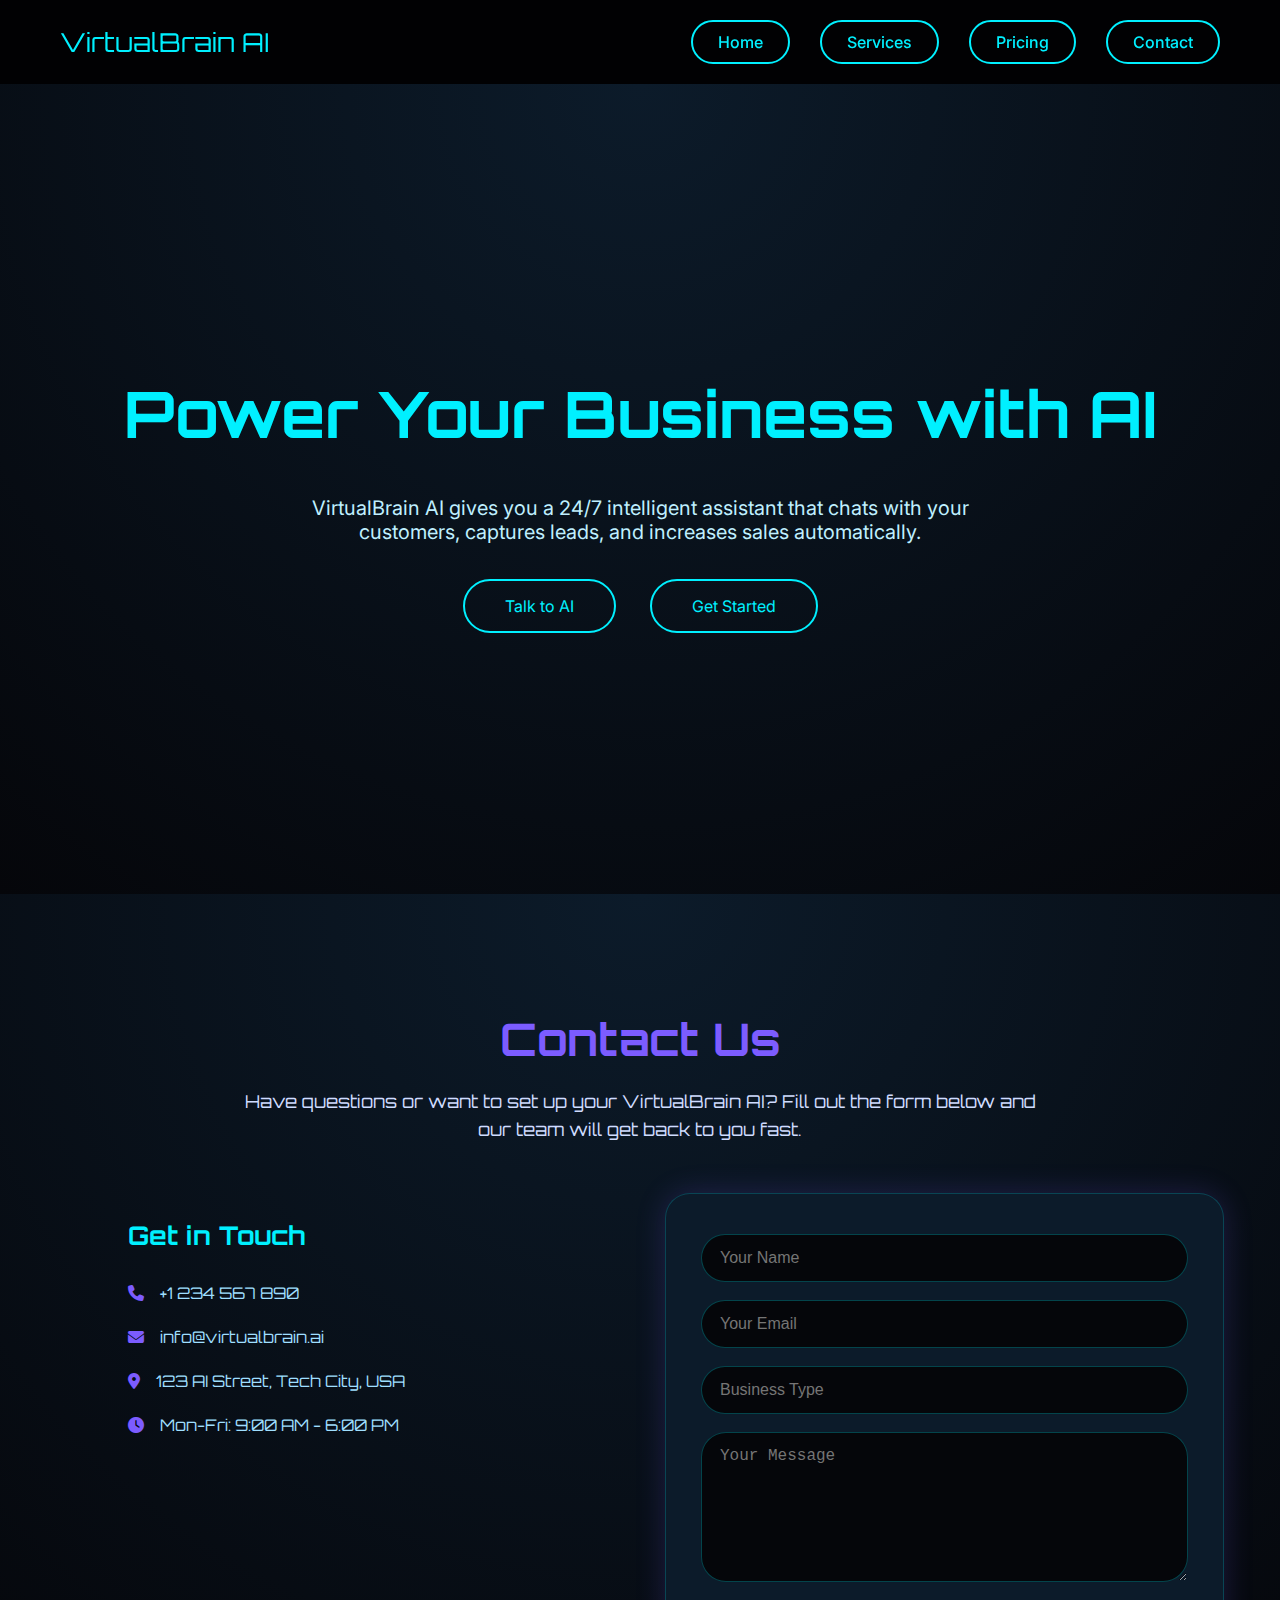
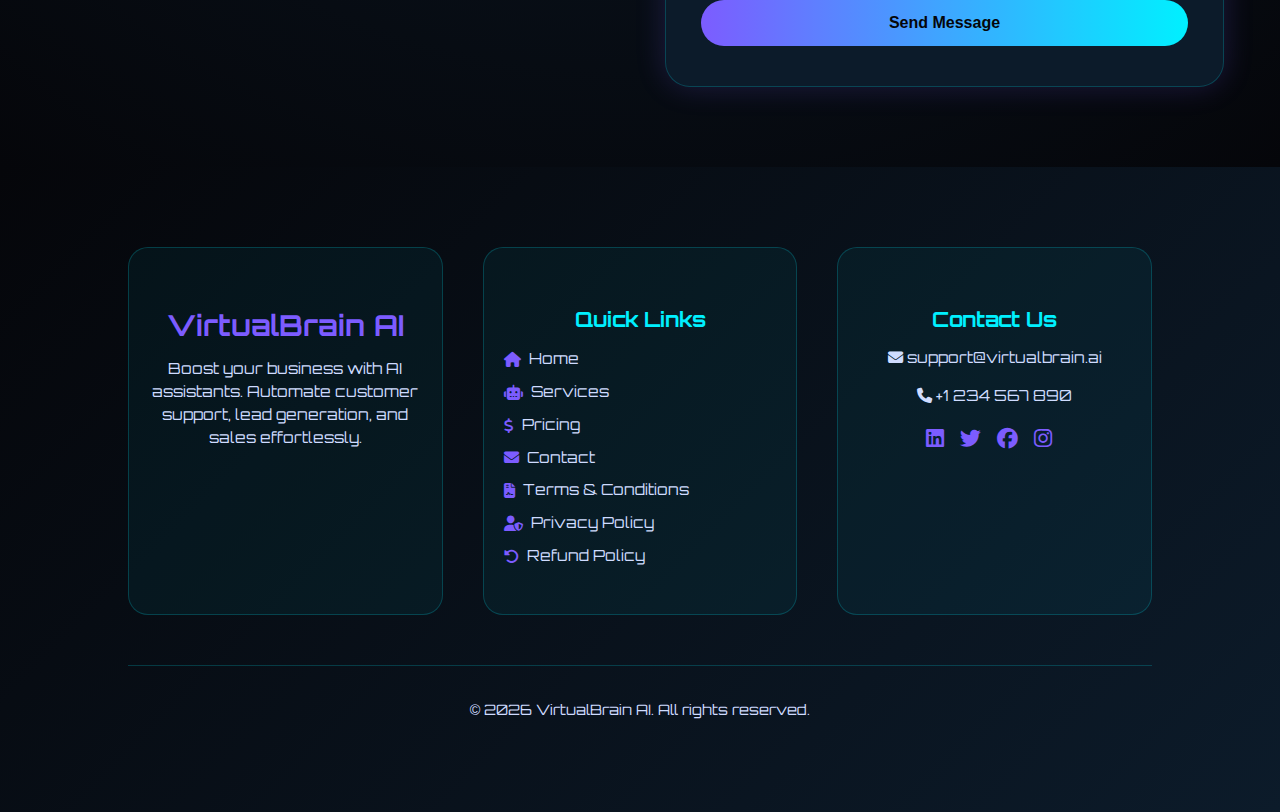
<file: contact.html>
<!DOCTYPE html>
<html lang="en">
<head>
<meta charset="UTF-8">
<title>VirtualBrain AI – Smart AI Assistant</title>
  <link rel="icon" type="image/png" href="./artificial-intelligence-icon-0.png">
<meta name="viewport" content="width=device-width, initial-scale=1.0">

<link href="https://fonts.googleapis.com/css2?family=Orbitron:wght@500;700&family=Inter:wght@300;400;600&display=swap" rel="stylesheet">
<link rel="stylesheet" href="https://cdnjs.cloudflare.com/ajax/libs/font-awesome/6.5.0/css/all.min.css">
<link rel="stylesheet" href="style.css">
</head>

<body>

<!-- NAVBAR -->
<nav>
  <div class="logo">VirtualBrain AI</div>

  <!-- Hamburger for mobile -->
  <div class="hamburger" id="hamburger">&#9776;</div>

  <!-- Nav links -->
  <div class="nav-links" id="navLinks">
    <a href="./index.html">Home</a>
    <a href="./services.html">Services</a>
    <a href="./pricing.html">Pricing</a>
    <a href="./contact.html">Contact</a>
    <span class="close" id="closeMenu">&times;</span>
  </div>
</nav>

<!-- HERO SECTION -->
<div class="hero">
  <div class="hero-content">
    <h1>Power Your Business with AI</h1>
    <p>VirtualBrain AI gives you a 24/7 intelligent assistant that chats with your customers, captures leads, and increases sales automatically.</p>
    <div class="hero-buttons">
      <a href="./index.html#chatbox" class="btn">Talk to AI</a>
      <a href="./services.html" class="btn">Get Started</a>
    </div>
  </div>
</div>







<section class="contact-us">
  <h2>Contact Us</h2>
  <p>Have questions or want to set up your VirtualBrain AI? Fill out the form below and our team will get back to you fast.</p>

  <div class="contact-grid">
    <!-- Contact Info -->
    <div class="contact-info">
      <h3>Get in Touch</h3>
      <ul>
        <li><i class="fas fa-phone"></i> +1 234 567 890</li>
        <li><i class="fas fa-envelope"></i> info@virtualbrain.ai</li>
        <li><i class="fas fa-map-marker-alt"></i> 123 AI Street, Tech City, USA</li>
        <li><i class="fas fa-clock"></i> Mon-Fri: 9:00 AM - 6:00 PM</li>
      </ul>
    </div>

    <!-- Contact Form -->
    <form class="contact-form" id="contactForm">
      <input type="text" name="name" placeholder="Your Name" required>
      <input type="email" name="email" placeholder="Your Email" required>
      <input type="text" name="business" placeholder="Business Type" required>
      <textarea name="message" placeholder="Your Message" required></textarea>
      <button type="submit">Send Message</button>
    </form>
  </div>
</section>









<footer class="footer-modern">
  <div class="footer-content">

    <!-- Brand Card -->
    <div class="footer-card">
      <h3>VirtualBrain AI</h3>
      <p>Boost your business with AI assistants. Automate customer support, lead generation, and sales effortlessly.</p>
    </div>

    <!-- Links Card -->
    <div class="footer-card">
      <h4>Quick Links</h4>
      <ul>
        <li><a href="./index.html"><i class="fas fa-home"></i> Home</a></li>
        <li><a href="./services.html"><i class="fas fa-robot"></i> Services</a></li>
        <li><a href="./pricing.html"><i class="fas fa-dollar-sign"></i> Pricing</a></li>
        <li><a href="./contact.html"><i class="fas fa-envelope"></i> Contact</a></li>
        <li>
  <a href="./terms.html">
    <i class="fas fa-file-contract"></i> Terms & Conditions
  </a>
</li>

<li>
  <a href="./privacy.html">
    <i class="fas fa-user-shield"></i> Privacy Policy
  </a>
</li>

<li>
  <a href="./refund.html">
    <i class="fas fa-undo-alt"></i> Refund Policy
  </a>
</li>

      </ul>
    </div>

    <!-- Contact Card -->
    <div class="footer-card">
      <h4>Contact Us</h4>
      <p><i class="fas fa-envelope"></i> support@virtualbrain.ai</p>
      <p><i class="fas fa-phone"></i> +1 234 567 890</p>
      <div class="footer-social">
        <a href="#"><i class="fab fa-linkedin"></i></a>
        <a href="#"><i class="fab fa-twitter"></i></a>
        <a href="#"><i class="fab fa-facebook"></i></a>
        <a href="#"><i class="fab fa-instagram"></i></a>
      </div>
    </div>

  </div>

  <div class="footer-bottom">
    <p>© 2026 VirtualBrain AI. All rights reserved.</p>
  </div>
</footer>



<!-- JAVASCRIPT -->
<script src="script.js"></script>
<script>
// MOBILE NAVBAR SLIDE MENU
const hamburger = document.getElementById('hamburger');
const navLinks = document.getElementById('navLinks');
const closeMenu = document.getElementById('closeMenu');

hamburger.addEventListener('click', ()=>{
  navLinks.classList.add('open');
});

closeMenu.addEventListener('click', ()=>{
  navLinks.classList.remove('open');
});

</script>
</file>
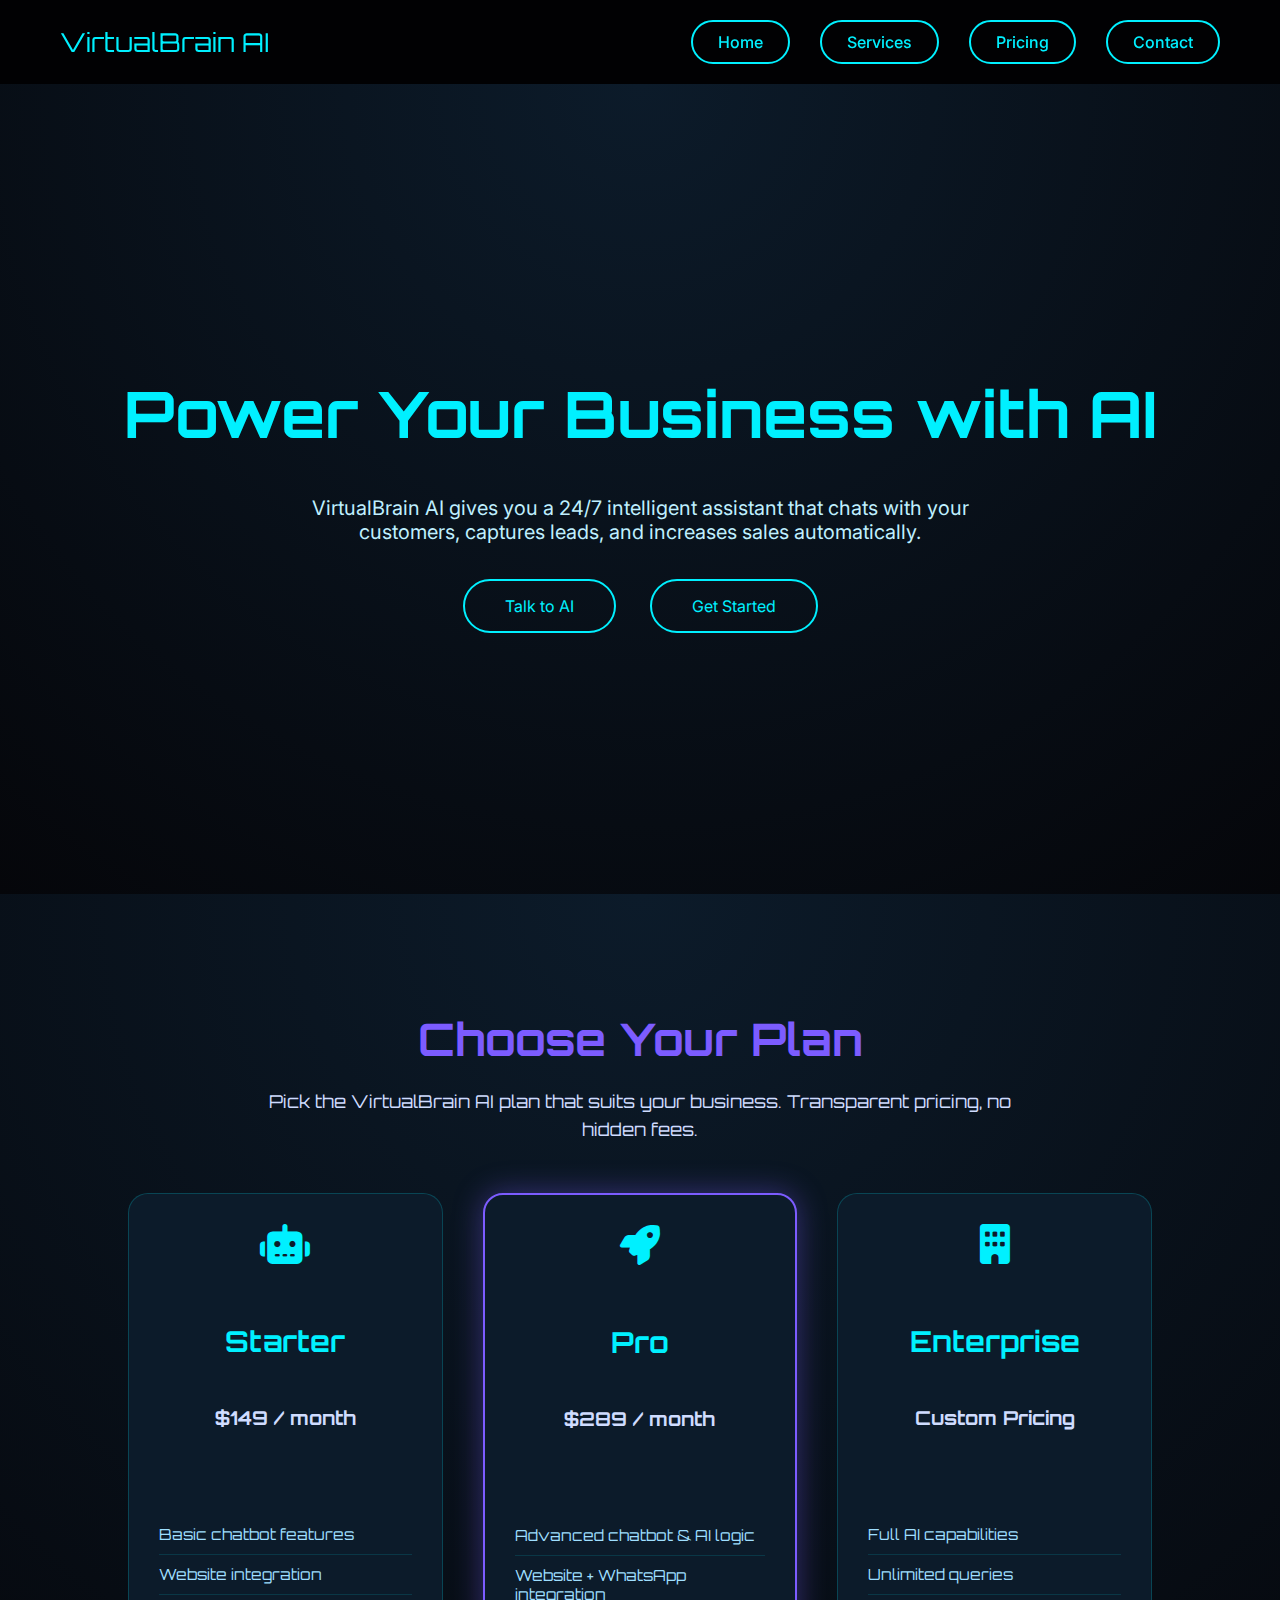
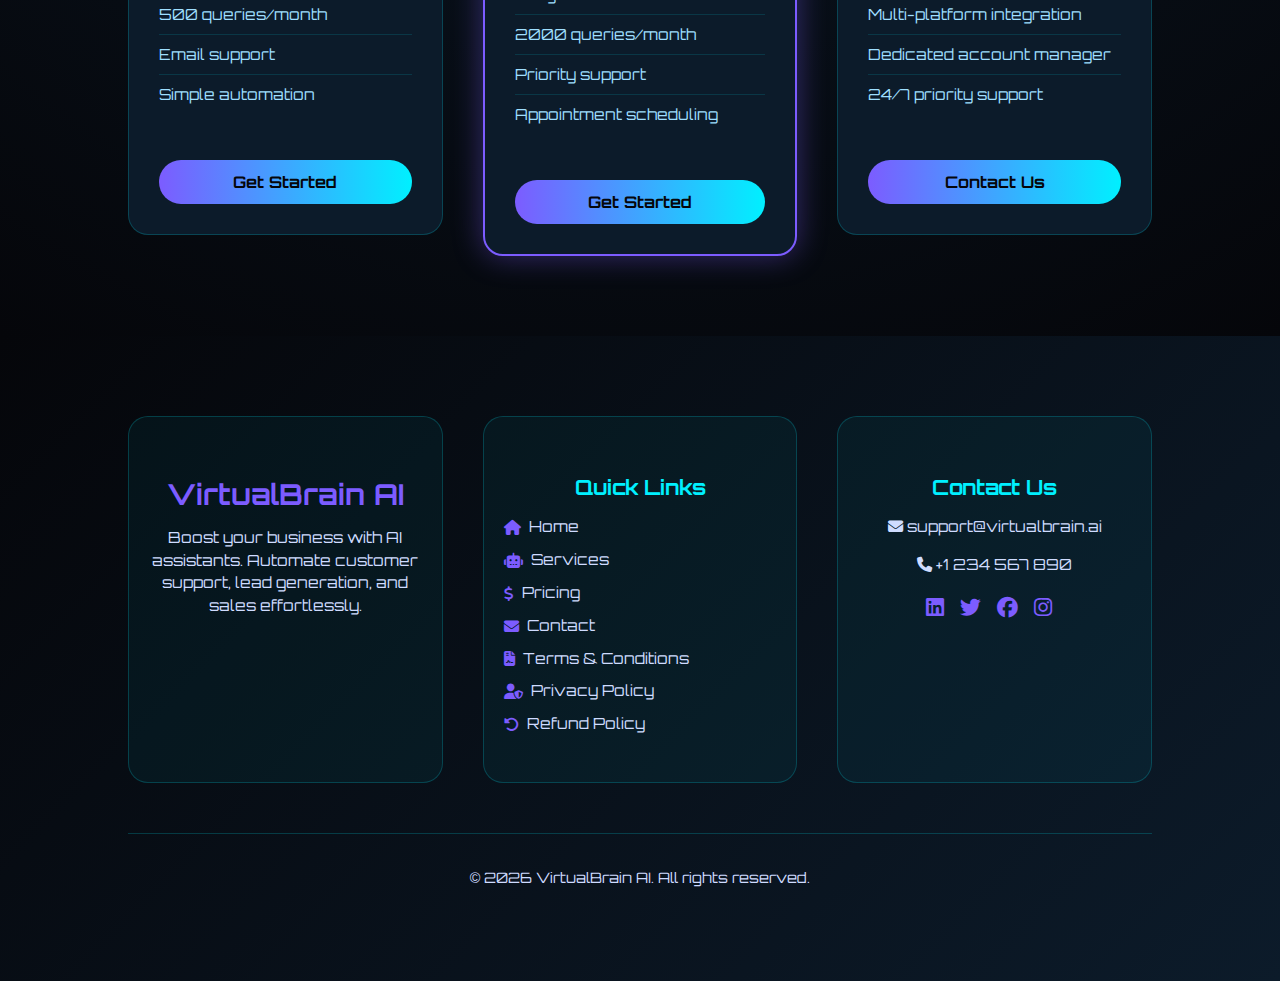
<file: pricing.html>
<!DOCTYPE html>
<html lang="en">
<head>
<meta charset="UTF-8">
<title>VirtualBrain AI – Smart AI Assistant</title>
  <link rel="icon" type="image/png" href="./artificial-intelligence-icon-0.png">
<meta name="viewport" content="width=device-width, initial-scale=1.0">

<link href="https://fonts.googleapis.com/css2?family=Orbitron:wght@500;700&family=Inter:wght@300;400;600&display=swap" rel="stylesheet">
<link rel="stylesheet" href="https://cdnjs.cloudflare.com/ajax/libs/font-awesome/6.5.0/css/all.min.css">
<link rel="stylesheet" href="style.css">
</head>

<body>

<!-- NAVBAR -->
<nav>
  <div class="logo">VirtualBrain AI</div>

  <!-- Hamburger for mobile -->
  <div class="hamburger" id="hamburger">&#9776;</div>

  <!-- Nav links -->
  <div class="nav-links" id="navLinks">
    <a href="./index.html">Home</a>
    <a href="./services.html">Services</a>
    <a href="./pricing.html">Pricing</a>
    <a href="./contact.html">Contact</a>
    <span class="close" id="closeMenu">&times;</span>
  </div>
</nav>

<!-- HERO SECTION -->
<div class="hero">
  <div class="hero-content">
    <h1>Power Your Business with AI</h1>
    <p>VirtualBrain AI gives you a 24/7 intelligent assistant that chats with your customers, captures leads, and increases sales automatically.</p>
    <div class="hero-buttons">
      <a href="./index.html#chatbox" class="btn">Talk to AI</a>
      <a href="./services.html" class="btn">Get Started</a>
    </div>
  </div>
</div>





<section class="ai-pricing">
  <h2>Choose Your Plan</h2>
  <p>Pick the VirtualBrain AI plan that suits your business. Transparent pricing, no hidden fees.</p>

  <div class="pricing-cards">

    <!-- Starter Plan -->
    <div class="pricing-card">
      <i class="fa-solid fa-robot"></i>
      <h3>Starter</h3>
      <p>$149 / month</p>
      <ul>
        <li>Basic chatbot features</li>
        <li>Website integration</li>
        <li>500 queries/month</li>
        <li>Email support</li>
        <li>Simple automation</li>
      </ul>
      <a href="/contact" class="card-btn">Get Started</a>
    </div>

    <!-- Pro Plan -->
    <div class="pricing-card popular">
      <i class="fa-solid fa-rocket"></i>
      <h3>Pro</h3>
      <p>$289 / month</p>
      <ul>
        <li>Advanced chatbot & AI logic</li>
        <li>Website + WhatsApp integration</li>
        <li>2000 queries/month</li>
        <li>Priority support</li>
        <li>Appointment scheduling</li>
      </ul>
      <a href="/contact" class="card-btn">Get Started</a>
    </div>

    <!-- Enterprise Plan -->
    <div class="pricing-card">
      <i class="fa-solid fa-building"></i>
      <h3>Enterprise</h3>
      <p>Custom Pricing</p>
      <ul>
        <li>Full AI capabilities</li>
        <li>Unlimited queries</li>
        <li>Multi-platform integration</li>
        <li>Dedicated account manager</li>
        <li>24/7 priority support</li>
      </ul>
      <a href="/contact" class="card-btn">Contact Us</a>
    </div>

  </div>
</section>













<footer class="footer-modern">
  <div class="footer-content">

    <!-- Brand Card -->
    <div class="footer-card">
      <h3>VirtualBrain AI</h3>
      <p>Boost your business with AI assistants. Automate customer support, lead generation, and sales effortlessly.</p>
    </div>

    <!-- Links Card -->
    <div class="footer-card">
      <h4>Quick Links</h4>
      <ul>
         <li><a href="./index.html"><i class="fas fa-home"></i> Home</a></li>
        <li><a href="./services.html"><i class="fas fa-robot"></i> Services</a></li>
        <li><a href="./pricing.html"><i class="fas fa-dollar-sign"></i> Pricing</a></li>
        <li><a href="./contact.html"><i class="fas fa-envelope"></i> Contact</a></li>
       <li>
  <a href="./terms.html">
    <i class="fas fa-file-contract"></i> Terms & Conditions
  </a>
</li>

<li>
  <a href="./privacy.html">
    <i class="fas fa-user-shield"></i> Privacy Policy
  </a>
</li>

<li>
  <a href="./refund.html">
    <i class="fas fa-undo-alt"></i> Refund Policy
  </a>
</li>

      </ul>
    </div>

    <!-- Contact Card -->
    <div class="footer-card">
      <h4>Contact Us</h4>
      <p><i class="fas fa-envelope"></i> support@virtualbrain.ai</p>
      <p><i class="fas fa-phone"></i> +1 234 567 890</p>
      <div class="footer-social">
        <a href="#"><i class="fab fa-linkedin"></i></a>
        <a href="#"><i class="fab fa-twitter"></i></a>
        <a href="#"><i class="fab fa-facebook"></i></a>
        <a href="#"><i class="fab fa-instagram"></i></a>
      </div>
    </div>

  </div>

  <div class="footer-bottom">
    <p>© 2026 VirtualBrain AI. All rights reserved.</p>
  </div>
</footer>


<!-- JAVASCRIPT -->
<script src="script.js"></script>
<script>
// MOBILE NAVBAR SLIDE MENU
const hamburger = document.getElementById('hamburger');
const navLinks = document.getElementById('navLinks');
const closeMenu = document.getElementById('closeMenu');

hamburger.addEventListener('click', ()=>{
  navLinks.classList.add('open');
});

closeMenu.addEventListener('click', ()=>{
  navLinks.classList.remove('open');
});

</script>
</file>
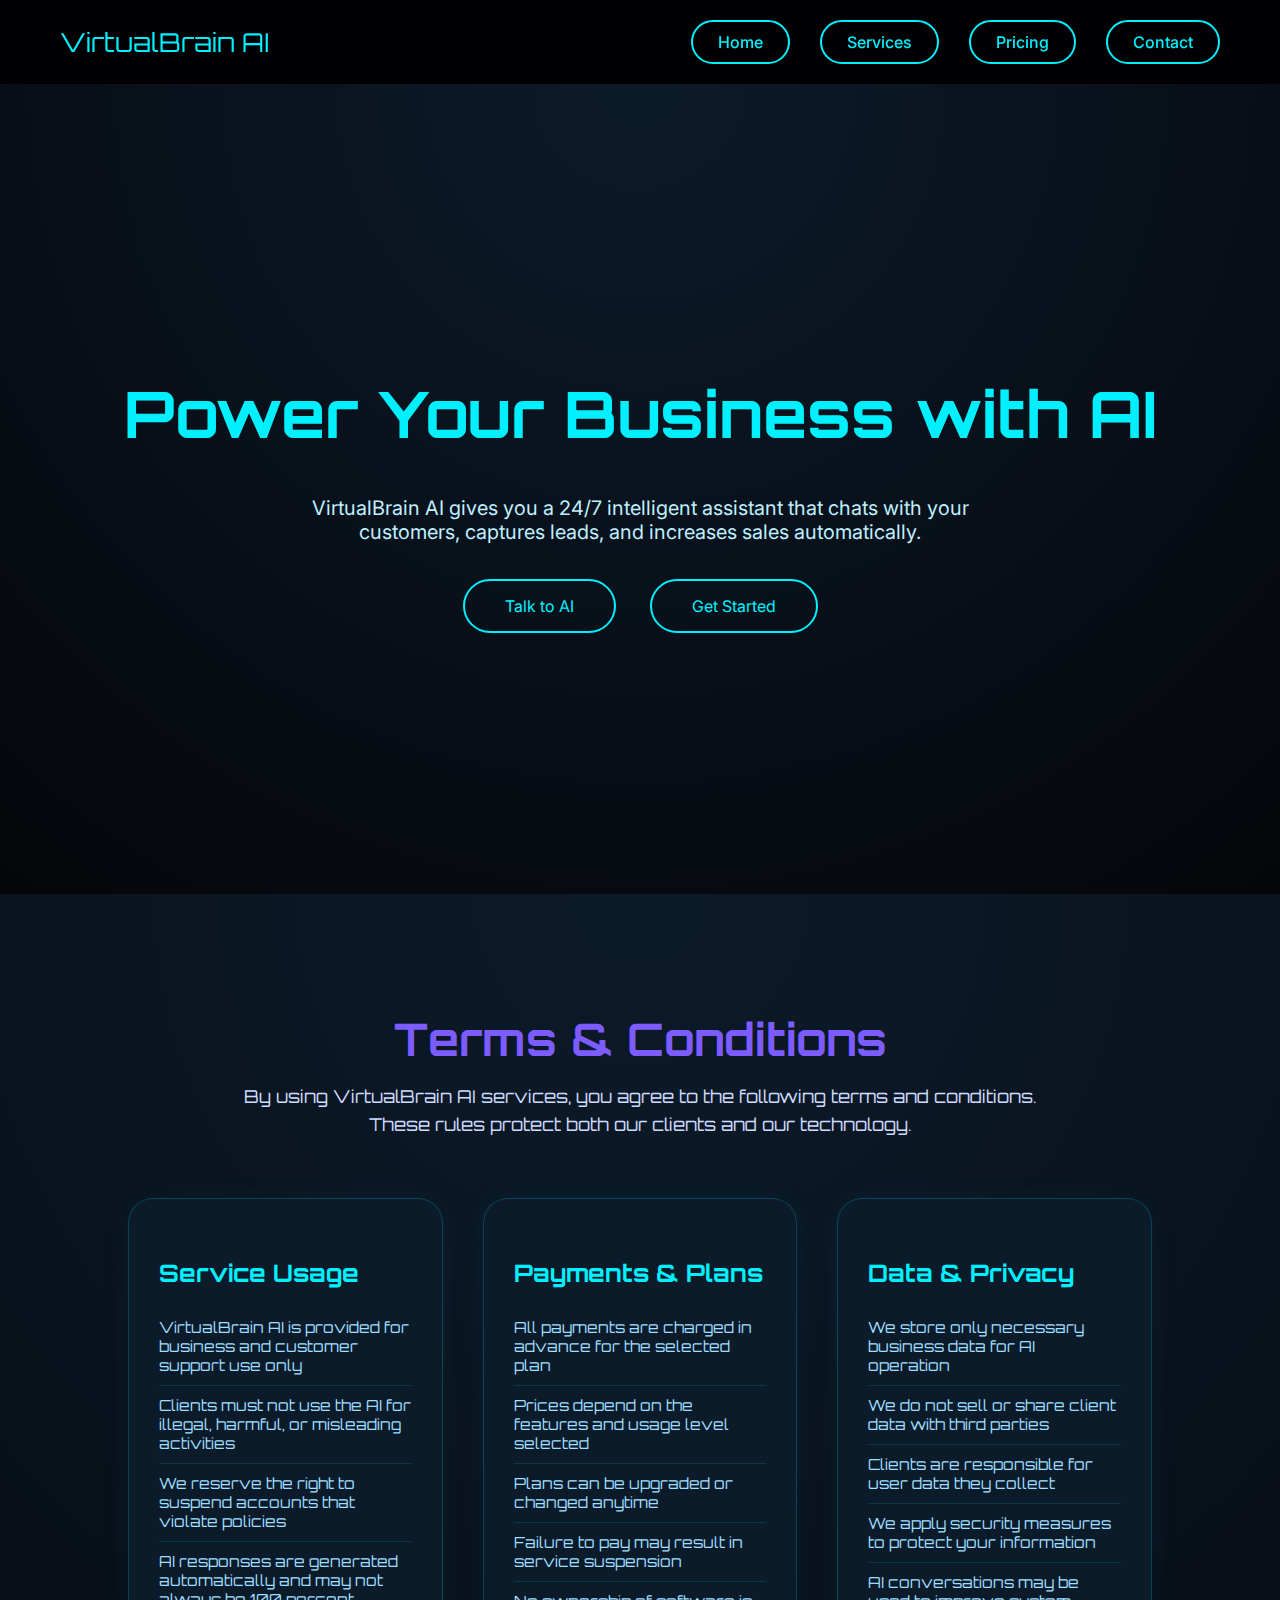
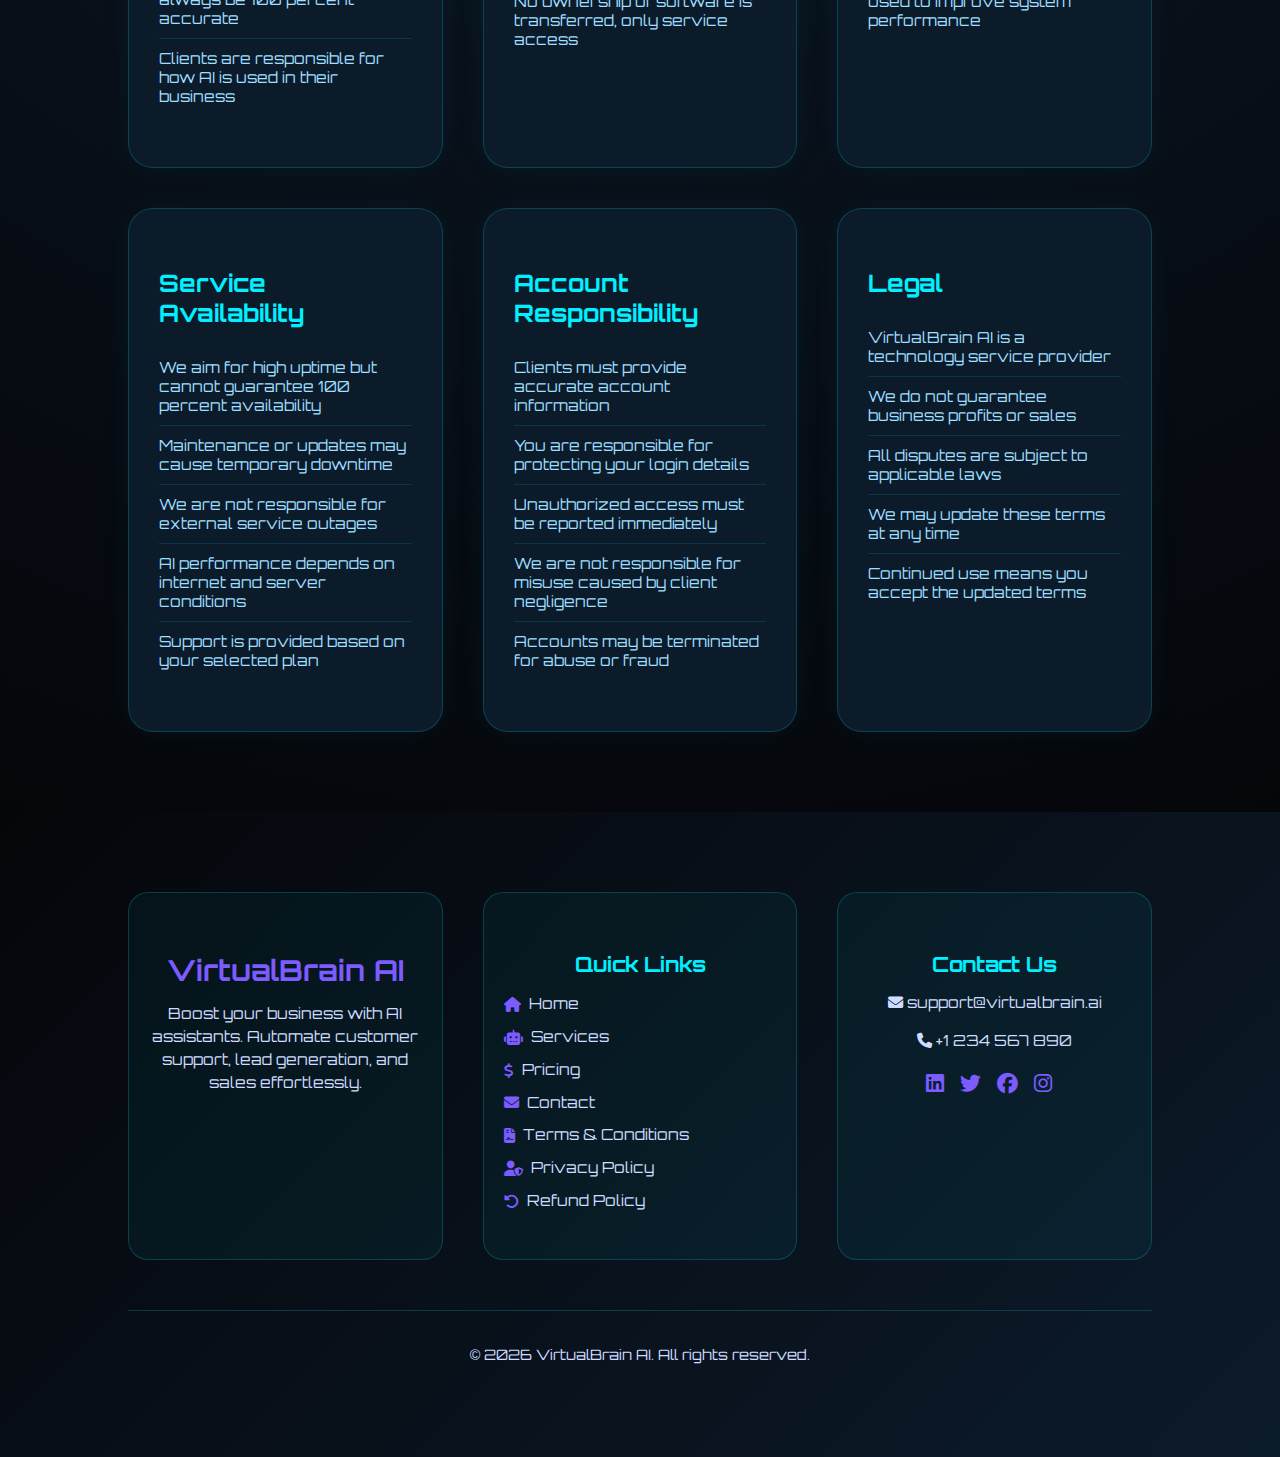
<file: privacy.html>
<!DOCTYPE html>
<html lang="en">
<head>
<meta charset="UTF-8">
<title>VirtualBrain AI – Smart AI Assistant</title>
<meta name="viewport" content="width=device-width, initial-scale=1.0">

<link href="https://fonts.googleapis.com/css2?family=Orbitron:wght@500;700&family=Inter:wght@300;400;600&display=swap" rel="stylesheet">
<link rel="stylesheet" href="https://cdnjs.cloudflare.com/ajax/libs/font-awesome/6.5.0/css/all.min.css">
<link rel="stylesheet" href="style.css">
</head>

<body>

<!-- NAVBAR -->
<nav>
  <div class="logo">VirtualBrain AI</div>

  <!-- Hamburger for mobile -->
  <div class="hamburger" id="hamburger">&#9776;</div>

  <!-- Nav links -->
  <div class="nav-links" id="navLinks">
    <a href="./index.html">Home</a>
    <a href="./services.html">Services</a>
    <a href="./pricing.html">Pricing</a>
    <a href="./contact.html">Contact</a>
    <span class="close" id="closeMenu">&times;</span>
  </div>
</nav>

<!-- HERO SECTION -->
<div class="hero">
  <div class="hero-content">
    <h1>Power Your Business with AI</h1>
    <p>VirtualBrain AI gives you a 24/7 intelligent assistant that chats with your customers, captures leads, and increases sales automatically.</p>
    <div class="hero-buttons">
      <a href="./index.html#chatbox" class="btn">Talk to AI</a>
      <a href="./services.html" class="btn">Get Started</a>
    </div>
  </div>
</div>




<section class="terms-page">
  <h2>Terms & Conditions</h2>
  <p class="terms-intro">
    By using VirtualBrain AI services, you agree to the following terms and conditions.
    These rules protect both our clients and our technology.
  </p>

  <div class="terms-grid">

    <div class="terms-card">
      <h3>Service Usage</h3>
      <ul>
        <li>VirtualBrain AI is provided for business and customer support use only</li>
        <li>Clients must not use the AI for illegal, harmful, or misleading activities</li>
        <li>We reserve the right to suspend accounts that violate policies</li>
        <li>AI responses are generated automatically and may not always be 100 percent accurate</li>
        <li>Clients are responsible for how AI is used in their business</li>
      </ul>
    </div>

    <div class="terms-card">
      <h3>Payments & Plans</h3>
      <ul>
        <li>All payments are charged in advance for the selected plan</li>
        <li>Prices depend on the features and usage level selected</li>
        <li>Plans can be upgraded or changed anytime</li>
        <li>Failure to pay may result in service suspension</li>
        <li>No ownership of software is transferred, only service access</li>
      </ul>
    </div>

    <div class="terms-card">
      <h3>Data & Privacy</h3>
      <ul>
        <li>We store only necessary business data for AI operation</li>
        <li>We do not sell or share client data with third parties</li>
        <li>Clients are responsible for user data they collect</li>
        <li>We apply security measures to protect your information</li>
        <li>AI conversations may be used to improve system performance</li>
      </ul>
    </div>

    <div class="terms-card">
      <h3>Service Availability</h3>
      <ul>
        <li>We aim for high uptime but cannot guarantee 100 percent availability</li>
        <li>Maintenance or updates may cause temporary downtime</li>
        <li>We are not responsible for external service outages</li>
        <li>AI performance depends on internet and server conditions</li>
        <li>Support is provided based on your selected plan</li>
      </ul>
    </div>

    <div class="terms-card">
      <h3>Account Responsibility</h3>
      <ul>
        <li>Clients must provide accurate account information</li>
        <li>You are responsible for protecting your login details</li>
        <li>Unauthorized access must be reported immediately</li>
        <li>We are not responsible for misuse caused by client negligence</li>
        <li>Accounts may be terminated for abuse or fraud</li>
      </ul>
    </div>

    <div class="terms-card">
      <h3>Legal</h3>
      <ul>
        <li>VirtualBrain AI is a technology service provider</li>
        <li>We do not guarantee business profits or sales</li>
        <li>All disputes are subject to applicable laws</li>
        <li>We may update these terms at any time</li>
        <li>Continued use means you accept the updated terms</li>
      </ul>
    </div>

  </div>
</section>










<footer class="footer-modern">
  <div class="footer-content">

    <!-- Brand Card -->
    <div class="footer-card">
      <h3>VirtualBrain AI</h3>
      <p>Boost your business with AI assistants. Automate customer support, lead generation, and sales effortlessly.</p>
    </div>

    <!-- Links Card -->
    <div class="footer-card">
      <h4>Quick Links</h4>
      <ul>
         <li><a href="./index.html"><i class="fas fa-home"></i> Home</a></li>
        <li><a href="./services.html"><i class="fas fa-robot"></i> Services</a></li>
        <li><a href="./pricing.html"><i class="fas fa-dollar-sign"></i> Pricing</a></li>
        <li><a href="./contact.html"><i class="fas fa-envelope"></i> Contact</a></li>
        <li>
  <a href="./terms.html">
    <i class="fas fa-file-contract"></i> Terms & Conditions
  </a>
</li>

<li>
  <a href="./privacy.html">
    <i class="fas fa-user-shield"></i> Privacy Policy
  </a>
</li>

<li>
  <a href="./refund.html">
    <i class="fas fa-undo-alt"></i> Refund Policy
  </a>
</li>

      </ul>
    </div>

    <!-- Contact Card -->
    <div class="footer-card">
      <h4>Contact Us</h4>
      <p><i class="fas fa-envelope"></i> support@virtualbrain.ai</p>
      <p><i class="fas fa-phone"></i> +1 234 567 890</p>
      <div class="footer-social">
        <a href="#"><i class="fab fa-linkedin"></i></a>
        <a href="#"><i class="fab fa-twitter"></i></a>
        <a href="#"><i class="fab fa-facebook"></i></a>
        <a href="#"><i class="fab fa-instagram"></i></a>
      </div>
    </div>

  </div>

  <div class="footer-bottom">
    <p>© 2026 VirtualBrain AI. All rights reserved.</p>
  </div>
</footer>


<!-- JAVASCRIPT -->
<script src="script.js"></script>
<script>
// MOBILE NAVBAR SLIDE MENU
const hamburger = document.getElementById('hamburger');
const navLinks = document.getElementById('navLinks');
const closeMenu = document.getElementById('closeMenu');

hamburger.addEventListener('click', ()=>{
  navLinks.classList.add('open');
});

closeMenu.addEventListener('click', ()=>{
  navLinks.classList.remove('open');
});
</script>
</file>
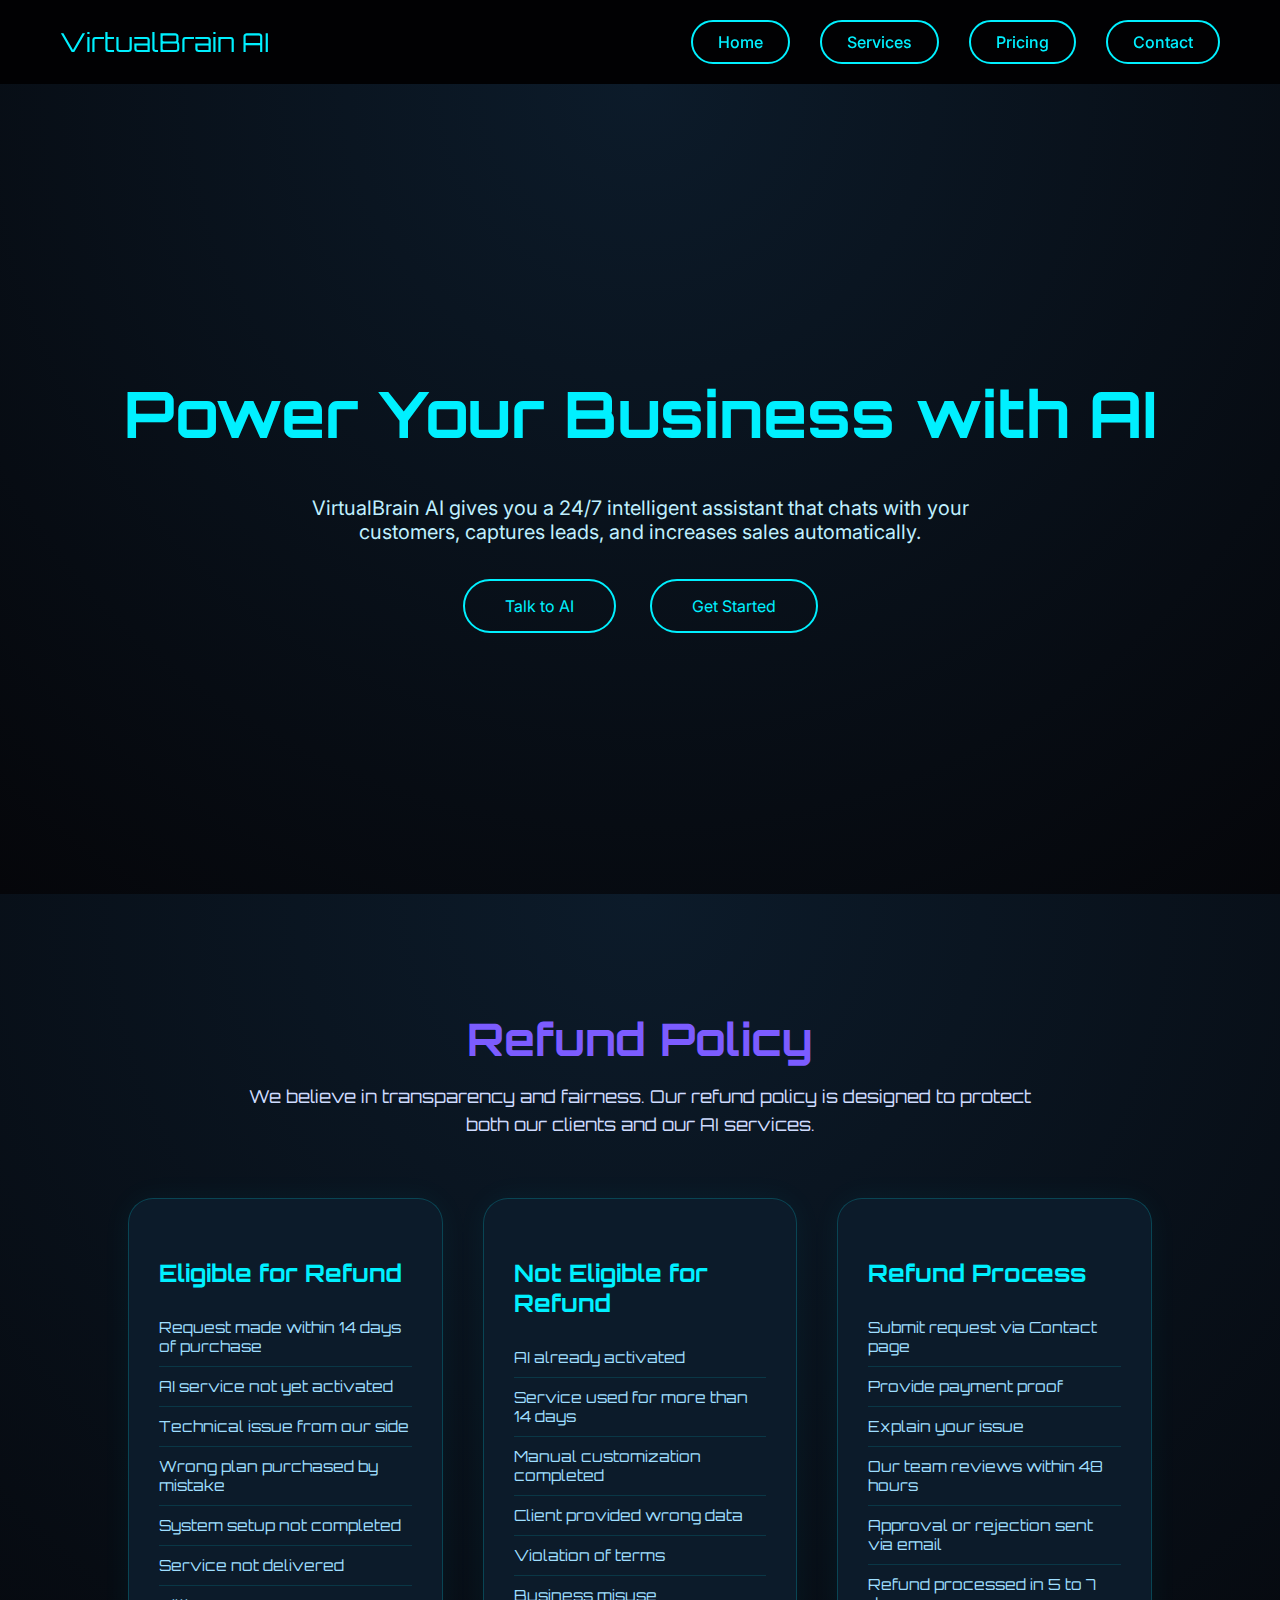
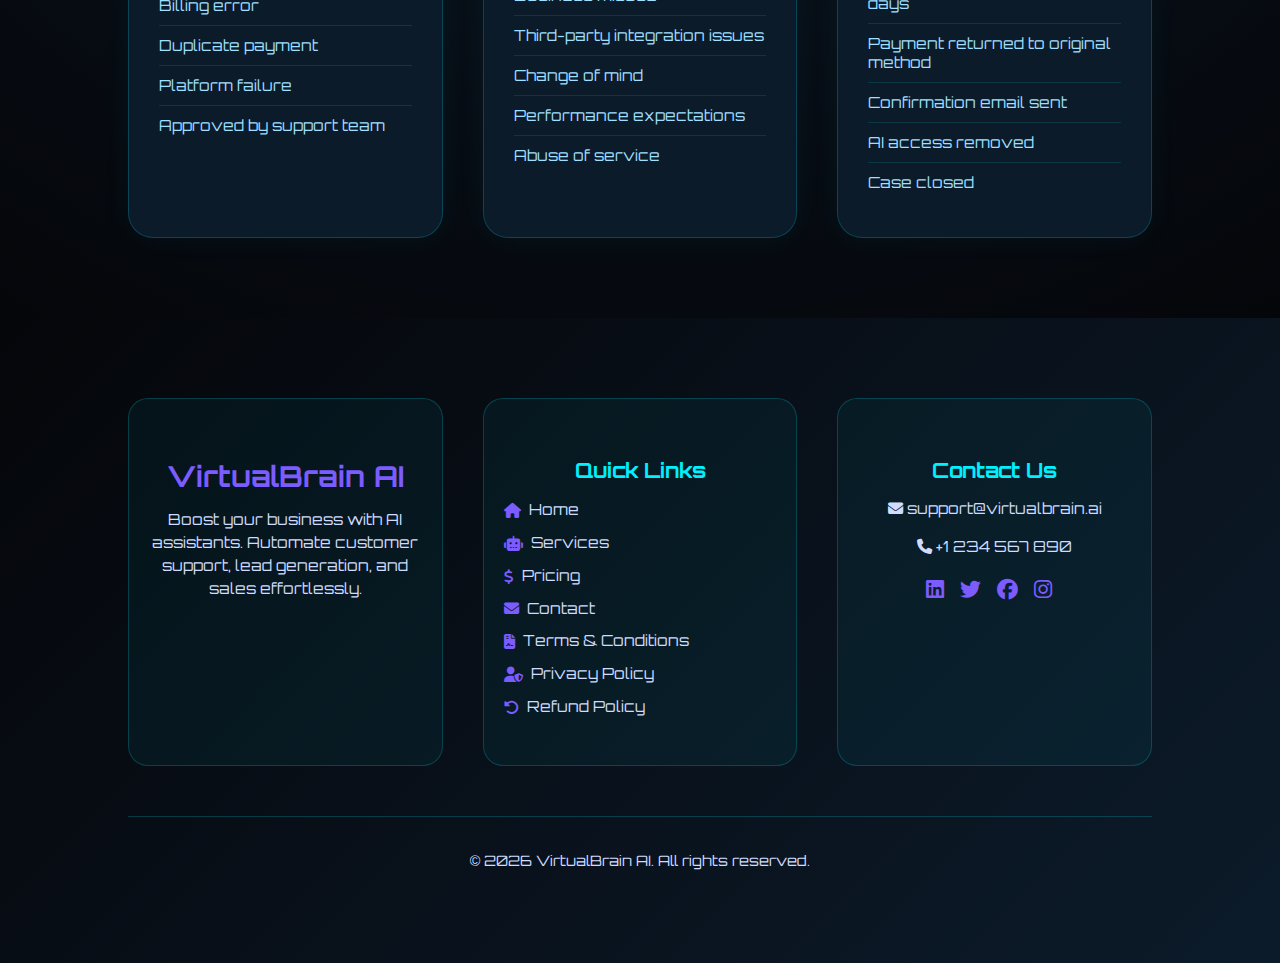
<file: refund.html>
<!DOCTYPE html>
<html lang="en">
<head>
<meta charset="UTF-8">
<title>VirtualBrain AI – Smart AI Assistant</title>
<meta name="viewport" content="width=device-width, initial-scale=1.0">

<link href="https://fonts.googleapis.com/css2?family=Orbitron:wght@500;700&family=Inter:wght@300;400;600&display=swap" rel="stylesheet">
<link rel="stylesheet" href="https://cdnjs.cloudflare.com/ajax/libs/font-awesome/6.5.0/css/all.min.css">
<link rel="stylesheet" href="style.css">
</head>

<body>

<!-- NAVBAR -->
<nav>
  <div class="logo">VirtualBrain AI</div>

  <!-- Hamburger for mobile -->
  <div class="hamburger" id="hamburger">&#9776;</div>

  <!-- Nav links -->
  <div class="nav-links" id="navLinks">
    <a href="./index.html">Home</a>
    <a href="./services.html">Services</a>
    <a href="./pricing.html">Pricing</a>
    <a href="./contact.html">Contact</a>
    <span class="close" id="closeMenu">&times;</span>
  </div>
</nav>

<!-- HERO SECTION -->
<div class="hero">
  <div class="hero-content">
    <h1>Power Your Business with AI</h1>
    <p>VirtualBrain AI gives you a 24/7 intelligent assistant that chats with your customers, captures leads, and increases sales automatically.</p>
    <div class="hero-buttons">
      <a href="./index.html#chatbox" class="btn">Talk to AI</a>
      <a href="./services.html" class="btn">Get Started</a>
    </div>
  </div>
</div>














<section class="refund-policy">
  <h2>Refund Policy</h2>
  <p class="refund-intro">
    We believe in transparency and fairness. Our refund policy is designed to protect both our clients and our AI services.
  </p>

  <div class="refund-grid">

    <div class="refund-card">
      <h3>Eligible for Refund</h3>
      <ul>
        <li>Request made within 14 days of purchase</li>
        <li>AI service not yet activated</li>
        <li>Technical issue from our side</li>
        <li>Wrong plan purchased by mistake</li>
        <li>System setup not completed</li>
        <li>Service not delivered</li>
        <li>Billing error</li>
        <li>Duplicate payment</li>
        <li>Platform failure</li>
        <li>Approved by support team</li>
      </ul>
    </div>

    <div class="refund-card">
      <h3>Not Eligible for Refund</h3>
      <ul>
        <li>AI already activated</li>
        <li>Service used for more than 14 days</li>
        <li>Manual customization completed</li>
        <li>Client provided wrong data</li>
        <li>Violation of terms</li>
        <li>Business misuse</li>
        <li>Third-party integration issues</li>
        <li>Change of mind</li>
        <li>Performance expectations</li>
        <li>Abuse of service</li>
      </ul>
    </div>

    <div class="refund-card">
      <h3>Refund Process</h3>
      <ul>
        <li>Submit request via Contact page</li>
        <li>Provide payment proof</li>
        <li>Explain your issue</li>
        <li>Our team reviews within 48 hours</li>
        <li>Approval or rejection sent via email</li>
        <li>Refund processed in 5 to 7 days</li>
        <li>Payment returned to original method</li>
        <li>Confirmation email sent</li>
        <li>AI access removed</li>
        <li>Case closed</li>
      </ul>
    </div>

  </div>
</section>












<footer class="footer-modern">
  <div class="footer-content">

    <!-- Brand Card -->
    <div class="footer-card">
      <h3>VirtualBrain AI</h3>
      <p>Boost your business with AI assistants. Automate customer support, lead generation, and sales effortlessly.</p>
    </div>

    <!-- Links Card -->
    <div class="footer-card">
      <h4>Quick Links</h4>
      <ul>
         <li><a href="./index.html"><i class="fas fa-home"></i> Home</a></li>
        <li><a href="./services.html"><i class="fas fa-robot"></i> Services</a></li>
        <li><a href="./pricing.html"><i class="fas fa-dollar-sign"></i> Pricing</a></li>
        <li><a href="./contact.html"><i class="fas fa-envelope"></i> Contact</a></li>
        <li>
  <a href="./terms.html">
    <i class="fas fa-file-contract"></i> Terms & Conditions
  </a>
</li>

<li>
  <a href="./privacy.html">
    <i class="fas fa-user-shield"></i> Privacy Policy
  </a>
</li>

<li>
  <a href="./refund.html">
    <i class="fas fa-undo-alt"></i> Refund Policy
  </a>
</li>

      </ul>
    </div>

    <!-- Contact Card -->
    <div class="footer-card">
      <h4>Contact Us</h4>
      <p><i class="fas fa-envelope"></i> support@virtualbrain.ai</p>
      <p><i class="fas fa-phone"></i> +1 234 567 890</p>
      <div class="footer-social">
        <a href="#"><i class="fab fa-linkedin"></i></a>
        <a href="#"><i class="fab fa-twitter"></i></a>
        <a href="#"><i class="fab fa-facebook"></i></a>
        <a href="#"><i class="fab fa-instagram"></i></a>
      </div>
    </div>

  </div>

  <div class="footer-bottom">
    <p>© 2026 VirtualBrain AI. All rights reserved.</p>
  </div>
</footer>


<!-- JAVASCRIPT -->
<script src="script.js"></script>
<script>
// MOBILE NAVBAR SLIDE MENU
const hamburger = document.getElementById('hamburger');
const navLinks = document.getElementById('navLinks');
const closeMenu = document.getElementById('closeMenu');

hamburger.addEventListener('click', ()=>{
  navLinks.classList.add('open');
});

closeMenu.addEventListener('click', ()=>{
  navLinks.classList.remove('open');
});
</script>
</file>
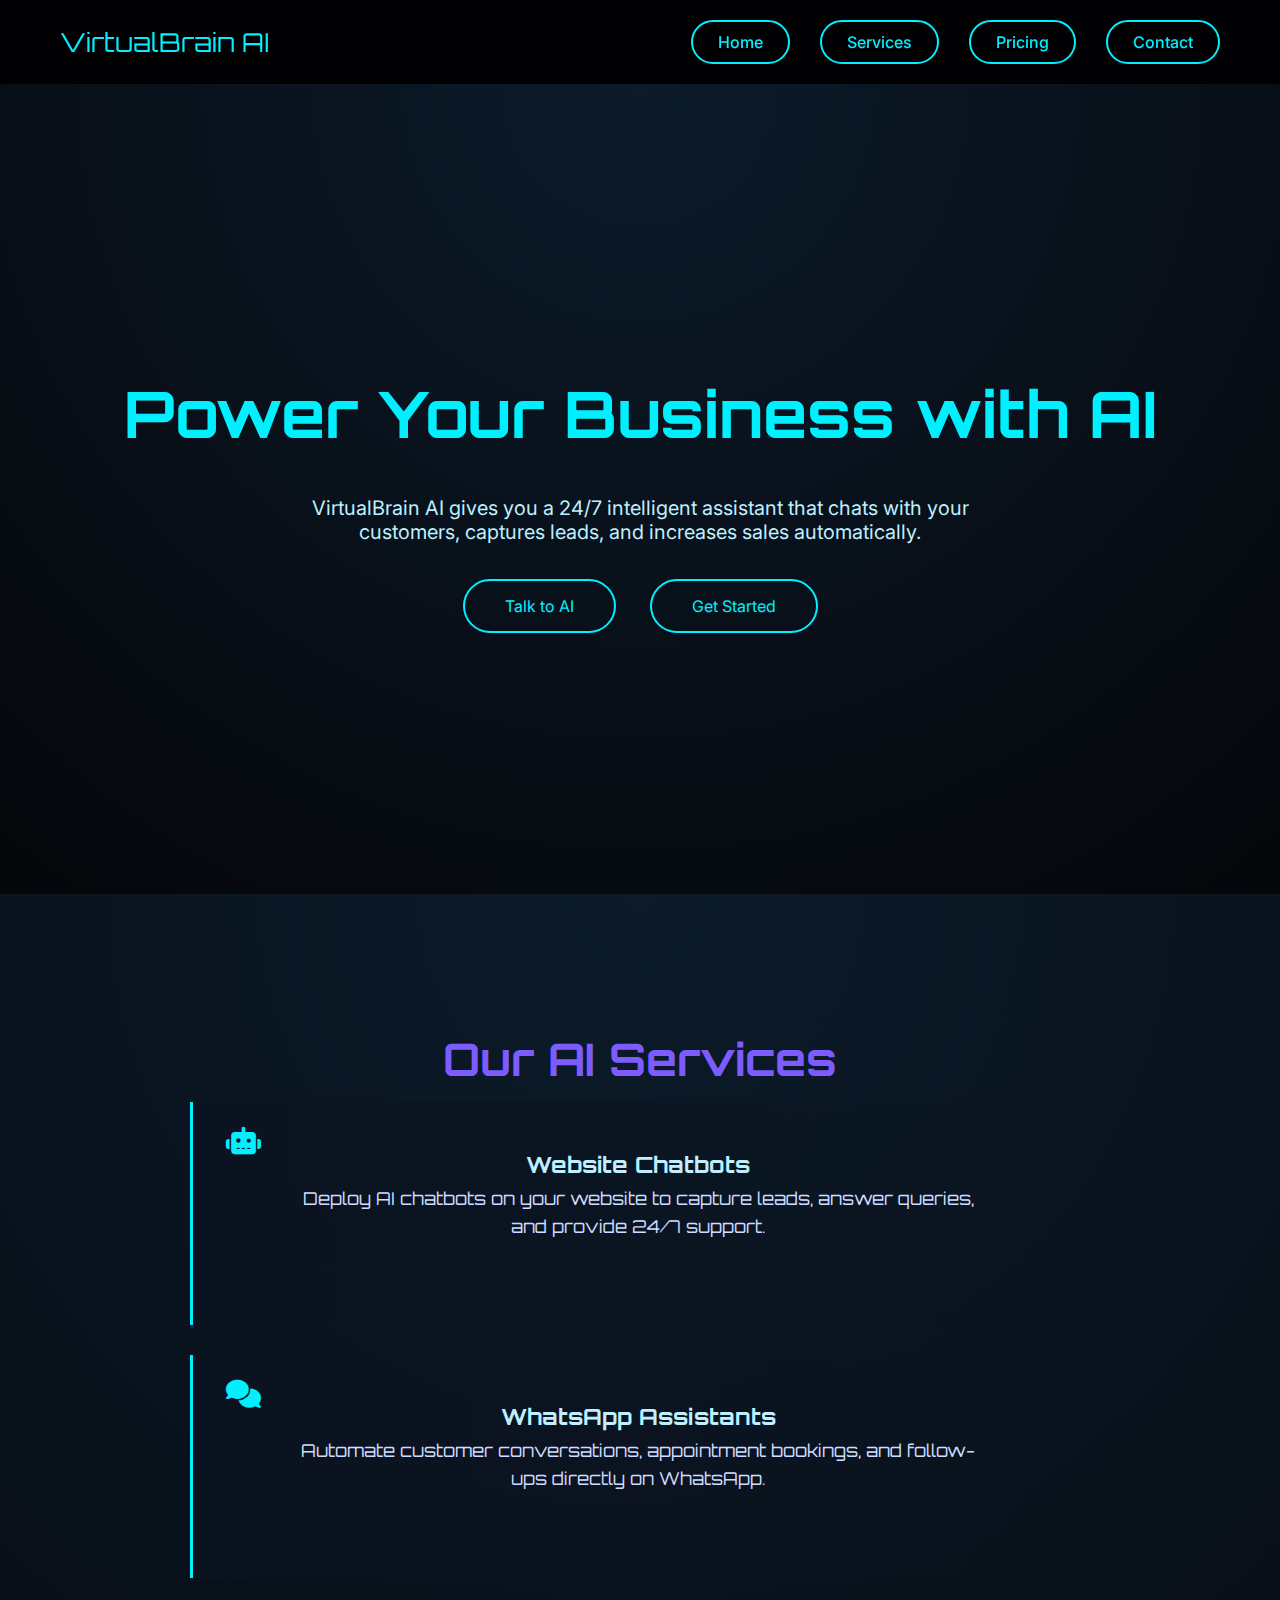
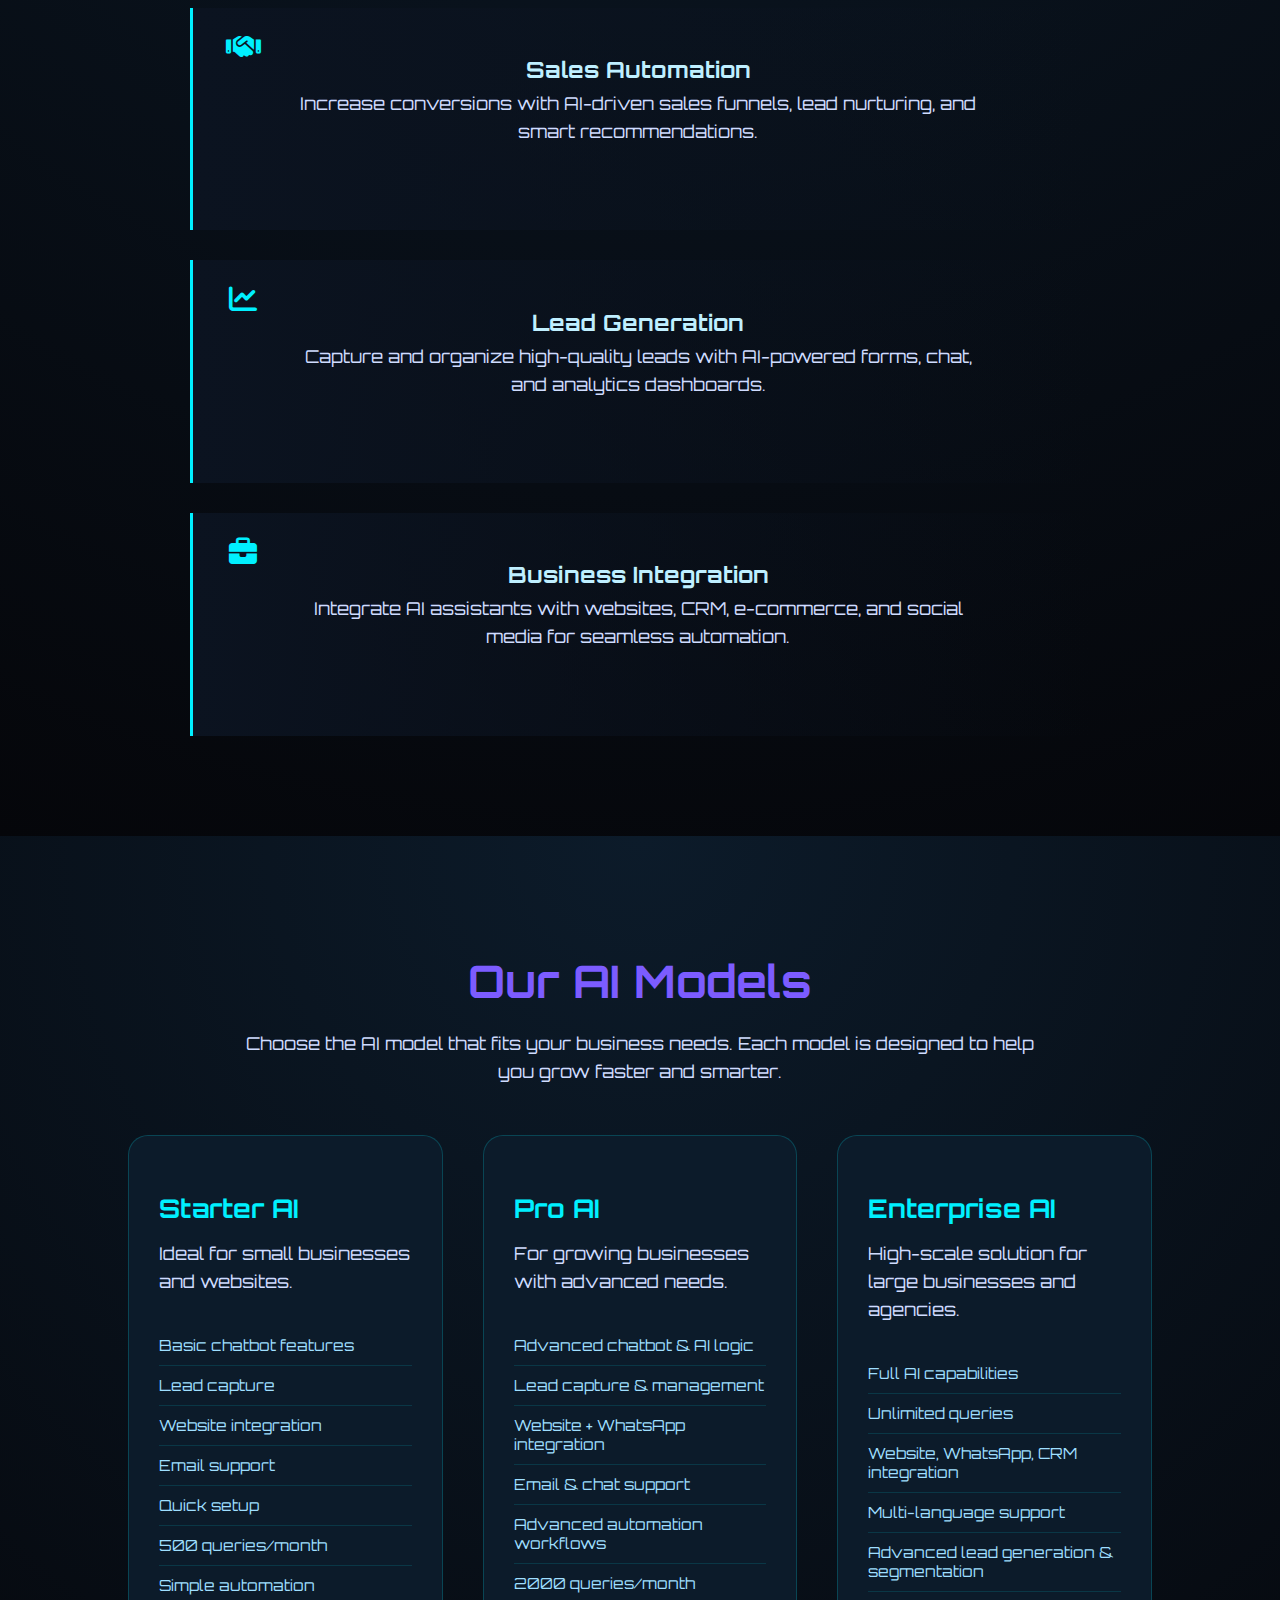
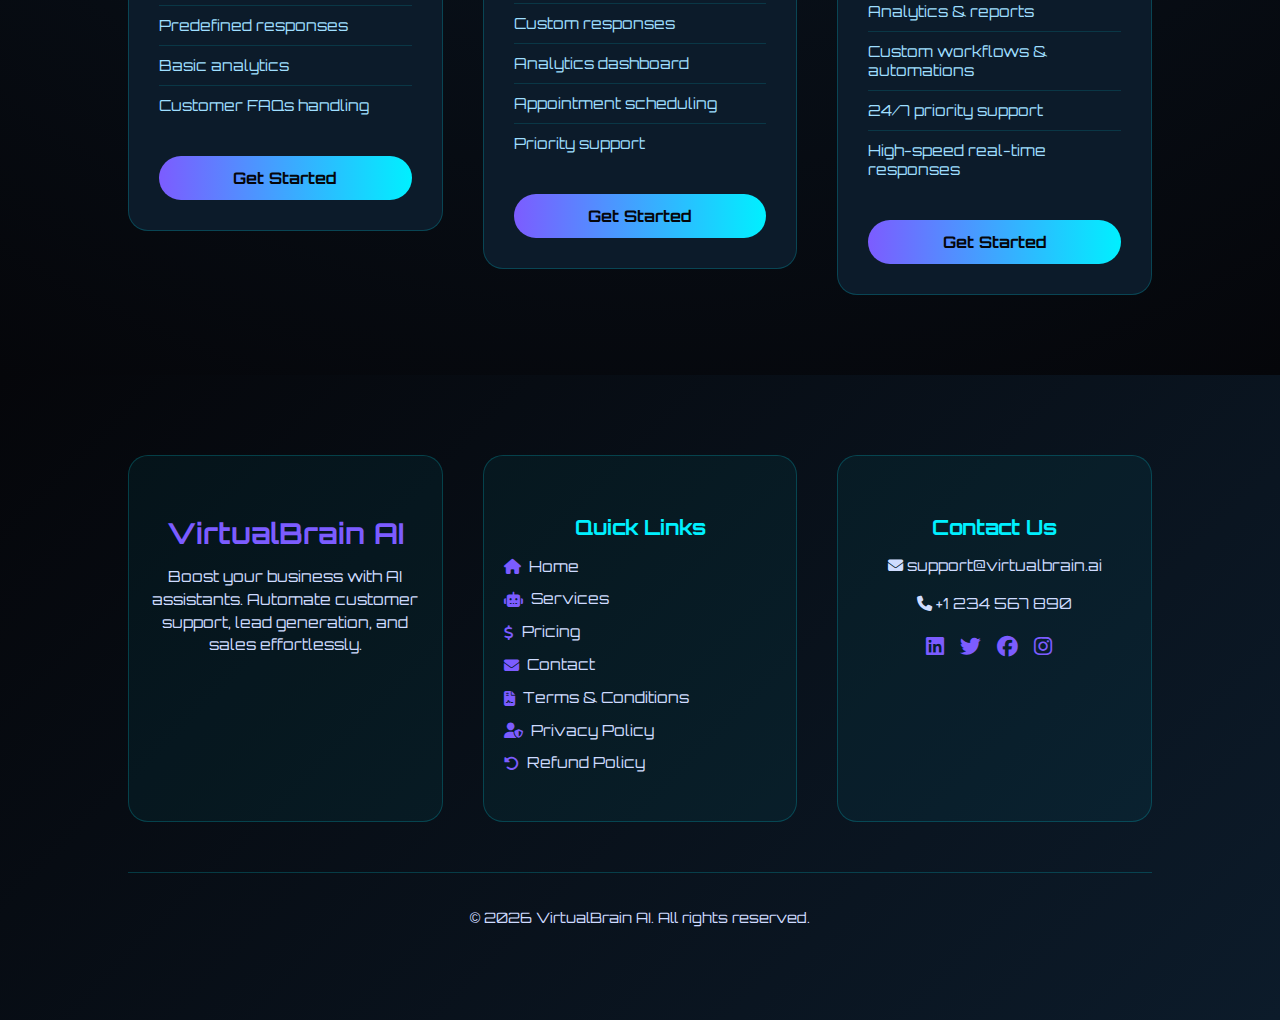
<file: services.html>
<!DOCTYPE html>
<html lang="en">
<head>
<meta charset="UTF-8">
<title>VirtualBrain AI – Smart AI Assistant</title>
  <link rel="icon" type="image/png" href="./artificial-intelligence-icon-0.png">
<meta name="viewport" content="width=device-width, initial-scale=1.0">

<link href="https://fonts.googleapis.com/css2?family=Orbitron:wght@500;700&family=Inter:wght@300;400;600&display=swap" rel="stylesheet">
<link rel="stylesheet" href="https://cdnjs.cloudflare.com/ajax/libs/font-awesome/6.5.0/css/all.min.css">
<link rel="stylesheet" href="style.css">
</head>

<body>

<!-- NAVBAR -->
<nav>
  <div class="logo">VirtualBrain AI</div>

  <!-- Hamburger for mobile -->
  <div class="hamburger" id="hamburger">&#9776;</div>

  <!-- Nav links -->
  <div class="nav-links" id="navLinks">
    <a href="./index.html">Home</a>
    <a href="./services.html">Services</a>
    <a href="./pricing.html">Pricing</a>
    <a href="./contact.html">Contact</a>
    <span class="close" id="closeMenu">&times;</span>
  </div>
</nav>

<!-- HERO SECTION -->
<div class="hero">
  <div class="hero-content">
    <h1>Power Your Business with AI</h1>
    <p>VirtualBrain AI gives you a 24/7 intelligent assistant that chats with your customers, captures leads, and increases sales automatically.</p>
    <div class="hero-buttons">
      <a href="./index.html#chatbox" class="btn">Talk to AI</a>
      <a href="./services.html" class="btn">Get Started</a>
    </div>
  </div>
</div>









<section class="why-choose services-page">
  <h2>Our AI Services</h2>

  <div class="choose-list">
    <div class="choose-item">
      <i class="fas fa-robot"></i>
      <div>
        <h3>Website Chatbots</h3>
        <p>Deploy AI chatbots on your website to capture leads, answer queries, and provide 24/7 support.</p>
      </div>
    </div>

    <div class="choose-item">
      <i class="fas fa-comments"></i>
      <div>
        <h3>WhatsApp Assistants</h3>
        <p>Automate customer conversations, appointment bookings, and follow-ups directly on WhatsApp.</p>
      </div>
    </div>

    <div class="choose-item">
      <i class="fas fa-handshake"></i>
      <div>
        <h3>Sales Automation</h3>
        <p>Increase conversions with AI-driven sales funnels, lead nurturing, and smart recommendations.</p>
      </div>
    </div>

    <div class="choose-item">
      <i class="fas fa-chart-line"></i>
      <div>
        <h3>Lead Generation</h3>
        <p>Capture and organize high-quality leads with AI-powered forms, chat, and analytics dashboards.</p>
      </div>
    </div>

    <div class="choose-item">
      <i class="fas fa-briefcase"></i>
      <div>
        <h3>Business Integration</h3>
        <p>Integrate AI assistants with websites, CRM, e-commerce, and social media for seamless automation.</p>
      </div>
    </div>
  </div>
</section>



<section class="ai-models">
  <h2>Our AI Models</h2>
  <p>Choose the AI model that fits your business needs. Each model is designed to help you grow faster and smarter.</p>

  <div class="model-cards">

  <!-- Model 1: Starter AI -->
<div class="model-card">
  <h3>Starter AI</h3>
  <p>Ideal for small businesses and websites.</p>
  <ul>
    <li>Basic chatbot features</li>
    <li>Lead capture</li>
    <li>Website integration</li>
    <li>Email support</li>
    <li>Quick setup</li>
    <li>500 queries/month</li>
    <li>Simple automation</li>
    <li>Predefined responses</li>
    <li>Basic analytics</li>
    <li>Customer FAQs handling</li>
  </ul>
  <a href="./pricing.html" class="card-btn">Get Started</a>
</div>

<!-- Model 2: Pro AI -->
<div class="model-card">
  <h3>Pro AI</h3>
  <p>For growing businesses with advanced needs.</p>
  <ul>
    <li>Advanced chatbot & AI logic</li>
    <li>Lead capture & management</li>
    <li>Website + WhatsApp integration</li>
    <li>Email & chat support</li>
    <li>Advanced automation workflows</li>
    <li>2000 queries/month</li>
    <li>Custom responses</li>
    <li>Analytics dashboard</li>
    <li>Appointment scheduling</li>
    <li>Priority support</li>
  </ul>
  <a href="./pricing.html" class="card-btn">Get Started</a>
</div>

<!-- Model 3: Enterprise AI -->
<div class="model-card">
  <h3>Enterprise AI</h3>
  <p>High-scale solution for large businesses and agencies.</p>
  <ul>
    <li>Full AI capabilities</li>
    <li>Unlimited queries</li>
    <li>Website, WhatsApp, CRM integration</li>
    <li>Multi-language support</li>
    <li>Advanced lead generation & segmentation</li>
    <li>Analytics & reports</li>
    <!-- <li>Dedicated account manager</li> -->
    <li>Custom workflows & automations</li>
    <li>24/7 priority support</li>
    <li>High-speed real-time responses</li>
  </ul>
  <a href="./pricing.html" class="card-btn">Get Started</a>
</div>

  </div>
</section>








<footer class="footer-modern">
  <div class="footer-content">

    <!-- Brand Card -->
    <div class="footer-card">
      <h3>VirtualBrain AI</h3>
      <p>Boost your business with AI assistants. Automate customer support, lead generation, and sales effortlessly.</p>
    </div>

    <!-- Links Card -->
    <div class="footer-card">
      <h4>Quick Links</h4>
      <ul>
        <li><a href="./index.html"><i class="fas fa-home"></i> Home</a></li>
        <li><a href="./services.html"><i class="fas fa-robot"></i> Services</a></li>
        <li><a href="./pricing.html"><i class="fas fa-dollar-sign"></i> Pricing</a></li>
        <li><a href="./contact.html"><i class="fas fa-envelope"></i> Contact</a></li>
        <li>
  <a href="./terms.html">
    <i class="fas fa-file-contract"></i> Terms & Conditions
  </a>
</li>

<li>
  <a href="./privacy.html">
    <i class="fas fa-user-shield"></i> Privacy Policy
  </a>
</li>

<li>
  <a href="./refund.html">
    <i class="fas fa-undo-alt"></i> Refund Policy
  </a>
</li>

      </ul>
    </div>

    <!-- Contact Card -->
    <div class="footer-card">
      <h4>Contact Us</h4>
      <p><i class="fas fa-envelope"></i> support@virtualbrain.ai</p>
      <p><i class="fas fa-phone"></i> +1 234 567 890</p>
      <div class="footer-social">
        <a href="#"><i class="fab fa-linkedin"></i></a>
        <a href="#"><i class="fab fa-twitter"></i></a>
        <a href="#"><i class="fab fa-facebook"></i></a>
        <a href="#"><i class="fab fa-instagram"></i></a>
      </div>
    </div>

  </div>

  <div class="footer-bottom">
    <p>© 2026 VirtualBrain AI. All rights reserved.</p>
  </div>
</footer>

<!-- JAVASCRIPT -->
<script src="script.js"></script>
<script>
// MOBILE NAVBAR SLIDE MENU
const hamburger = document.getElementById('hamburger');
const navLinks = document.getElementById('navLinks');
const closeMenu = document.getElementById('closeMenu');

hamburger.addEventListener('click', ()=>{
  navLinks.classList.add('open');
});

closeMenu.addEventListener('click', ()=>{
  navLinks.classList.remove('open');
});

</script>
</file>
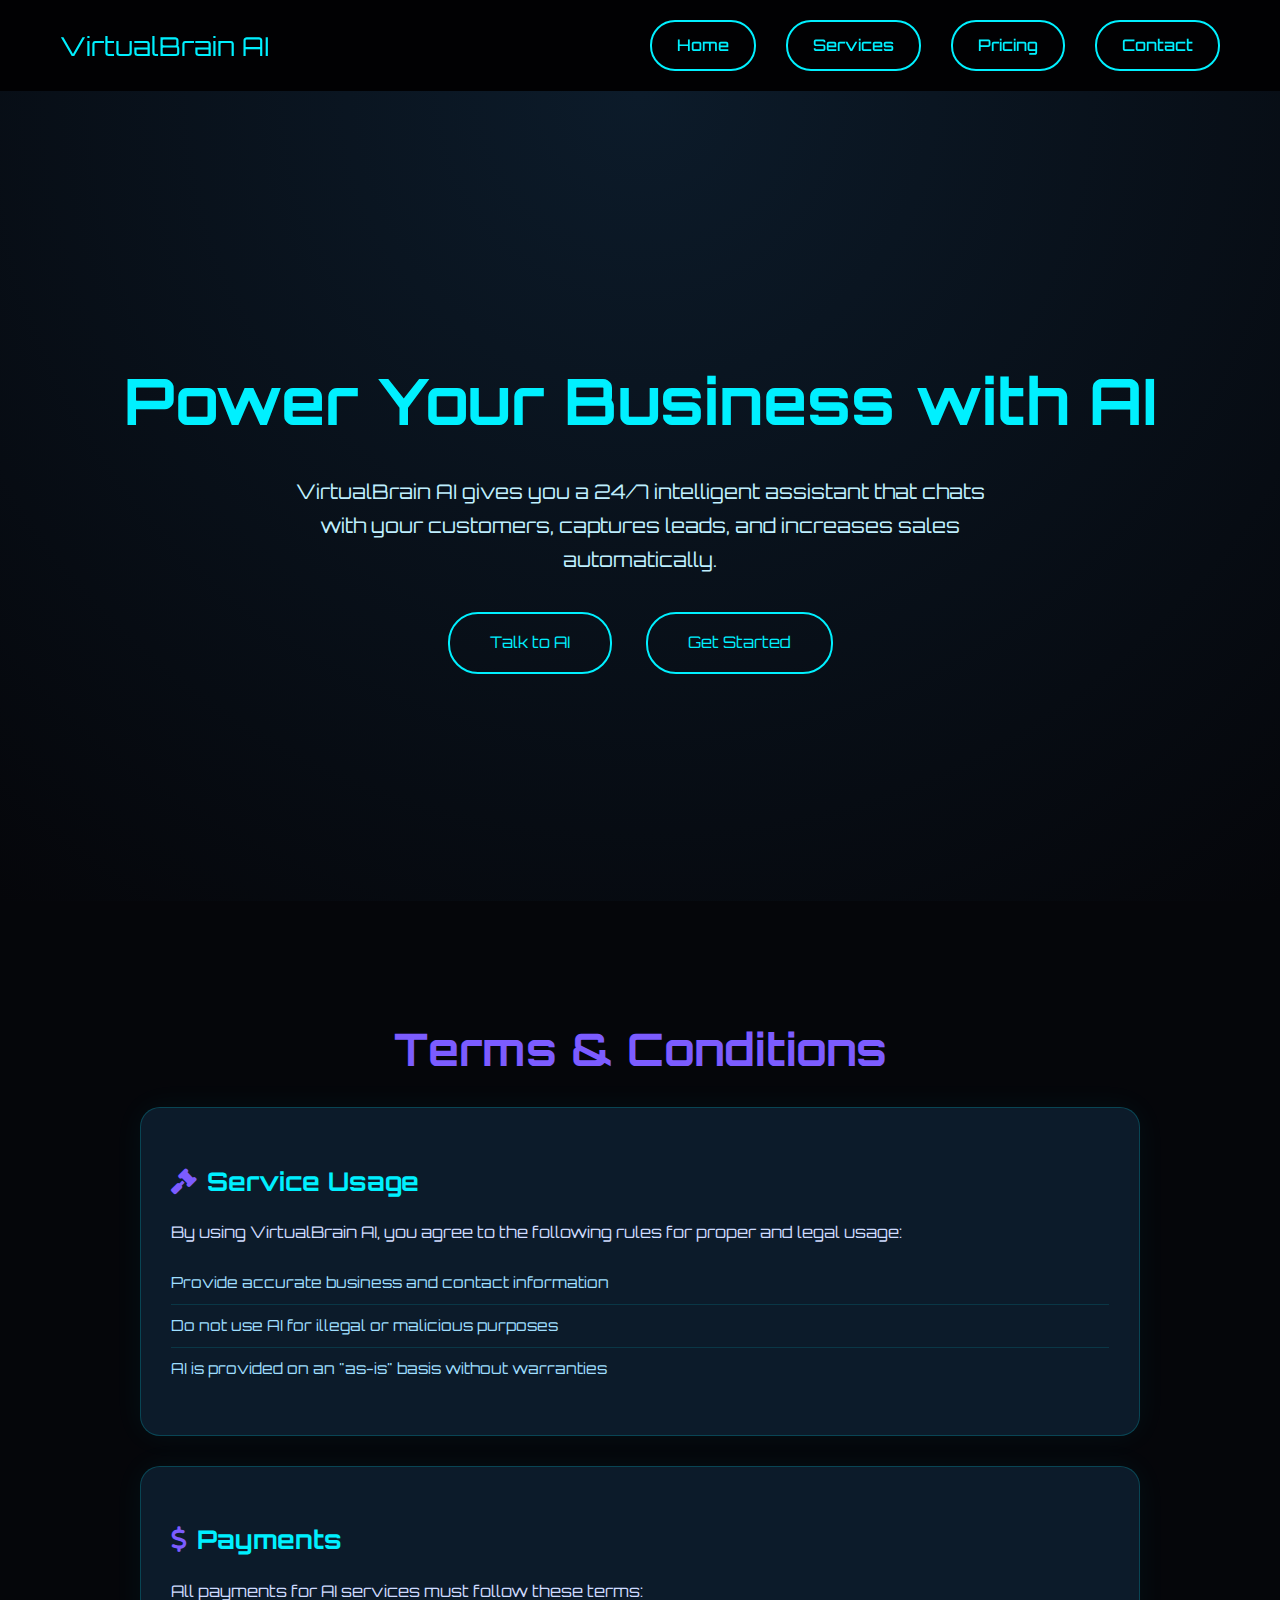
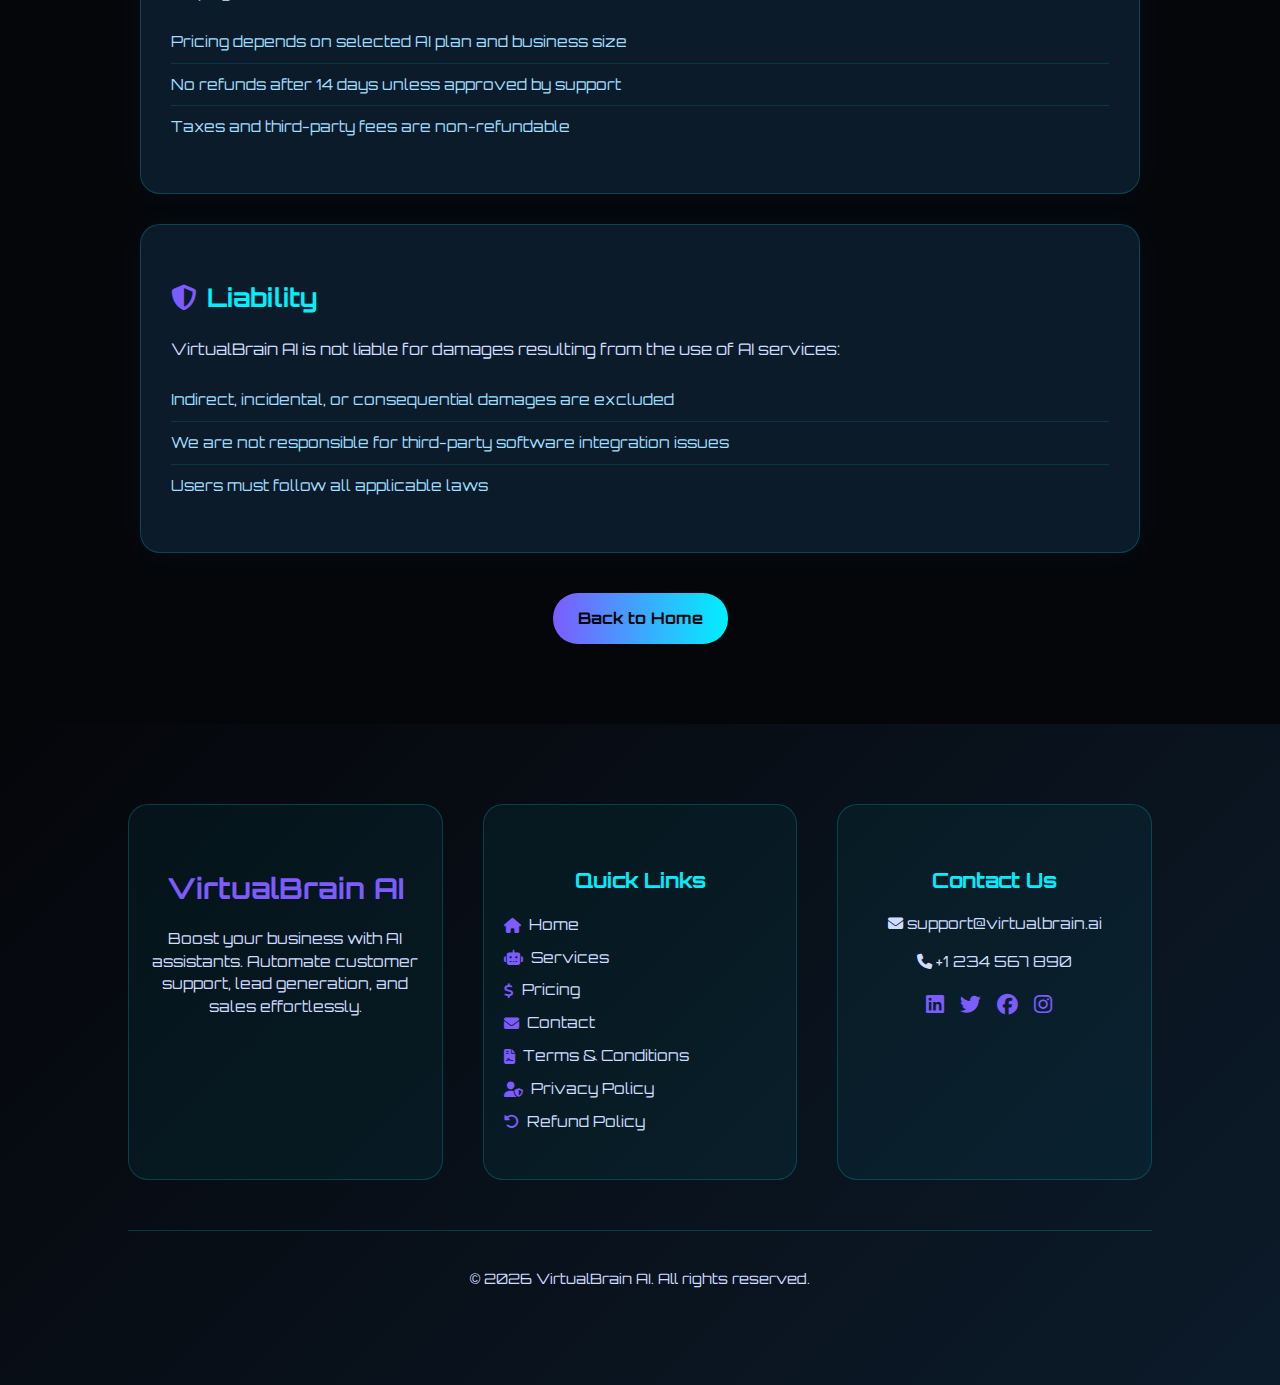
<file: terms.html>
<!DOCTYPE html>
<html lang="en">
<head>
<meta charset="UTF-8">
<title>VirtualBrain AI – Smart AI Assistant</title>
<meta name="viewport" content="width=device-width, initial-scale=1.0">

<link href="https://fonts.googleapis.com/css2?family=Orbitron:wght@500;700&family=Inter:wght@300;400;600&display=swap" rel="stylesheet">
<link rel="stylesheet" href="https://cdnjs.cloudflare.com/ajax/libs/font-awesome/6.5.0/css/all.min.css">
<link rel="stylesheet" href="style.css">
</head>

<body>

<!-- NAVBAR -->
<nav>
  <div class="logo">VirtualBrain AI</div>

  <!-- Hamburger for mobile -->
  <div class="hamburger" id="hamburger">&#9776;</div>

  <!-- Nav links -->
  <div class="nav-links" id="navLinks">
    <a href="./index.html">Home</a>
    <a href="./services.html">Services</a>
    <a href="./pricing.html">Pricing</a>
    <a href="./contact.html">Contact</a>
    <span class="close" id="closeMenu">&times;</span>
  </div>
</nav>

<!-- HERO SECTION -->
<div class="hero">
  <div class="hero-content">
    <h1>Power Your Business with AI</h1>
    <p>VirtualBrain AI gives you a 24/7 intelligent assistant that chats with your customers, captures leads, and increases sales automatically.</p>
    <div class="hero-buttons">
      <a href="./index.html#chatbox" class="btn">Talk to AI</a>
      <a href="./services.html" class="btn">Get Started</a>
    </div>
  </div>
</div>
  <style>
    body {
      margin: 0;
      font-family: 'Orbitron', sans-serif;
      background: #05060a;
      color: #eafcff;
      line-height: 1.7;
    }

    .container {
      padding: 80px 10%;
      max-width: 1000px;
      margin: auto;
    }

    h1 {
      font-size: 2.8rem;
      color: #7C5CFF;
      text-align: center;
      margin-bottom: 20px;
    }

    .terms-card {
      background: #0c1b2a;
      border: 1px solid #00f0ff33;
      border-radius: 20px;
      padding: 30px;
      margin-bottom: 30px;
      transition: transform 0.3s, box-shadow 0.3s;
    }

    .terms-card:hover {
      transform: translateY(-5px);
      box-shadow: 0 0 50px rgba(124, 92, 255, 0.4);
    }

    .terms-card h2 {
      font-size: 1.6rem;
      color: #00F0FF;
      margin-bottom: 15px;
      display: flex;
      align-items: center;
      gap: 10px;
    }

    .terms-card h2 i {
      color: #7C5CFF;
    }

    .terms-card p, .terms-card ul {
      font-size: 1rem;
      color: #cfdcff;
      margin-bottom: 15px;
    }

    .terms-card ul {
      list-style: none;
      padding-left: 0;
    }

    .terms-card ul li {
      padding: 8px 0;
      border-bottom: 1px solid #00f0ff22;
    }

    .back-home {
      display: block;
      width: max-content;
      margin: 40px auto 0;
      padding: 12px 25px;
      border-radius: 25px;
      background: linear-gradient(90deg, #7C5CFF, #00F0FF);
      color: #05060a;
      font-weight: bold;
      text-align: center;
      transition: 0.3s;
      text-decoration: none;
    }

    .back-home:hover {
      background: #05060A;
      color: #7C5CFF;
      transform: scale(1.05);
    }

    @media (max-width: 900px){
      .container {
        padding: 50px 5%;
      }

      h1 {
        font-size: 2rem;
      }

      .terms-card h2 {
        font-size: 1.4rem;
      }

      .terms-card p, .terms-card ul li {
        font-size: 0.95rem;
      }
    }
  </style>
</head>
<body>

<div class="container">
  <h1>Terms & Conditions</h1>

  <div class="terms-card">
    <h2><i class="fas fa-gavel"></i> Service Usage</h2>
    <p>By using VirtualBrain AI, you agree to the following rules for proper and legal usage:</p>
    <ul>
      <li>Provide accurate business and contact information</li>
      <li>Do not use AI for illegal or malicious purposes</li>
      <li>AI is provided on an "as-is" basis without warranties</li>
    </ul>
  </div>

  <div class="terms-card">
    <h2><i class="fas fa-dollar-sign"></i> Payments</h2>
    <p>All payments for AI services must follow these terms:</p>
    <ul>
      <li>Pricing depends on selected AI plan and business size</li>
      <li>No refunds after 14 days unless approved by support</li>
      <li>Taxes and third-party fees are non-refundable</li>
    </ul>
  </div>

  <div class="terms-card">
    <h2><i class="fas fa-shield-alt"></i> Liability</h2>
    <p>VirtualBrain AI is not liable for damages resulting from the use of AI services:</p>
    <ul>
      <li>Indirect, incidental, or consequential damages are excluded</li>
      <li>We are not responsible for third-party software integration issues</li>
      <li>Users must follow all applicable laws</li>
    </ul>
  </div>

  <a href="index.html" class="back-home">Back to Home</a>
</div>






<footer class="footer-modern">
  <div class="footer-content">

    <!-- Brand Card -->
    <div class="footer-card">
      <h3>VirtualBrain AI</h3>
      <p>Boost your business with AI assistants. Automate customer support, lead generation, and sales effortlessly.</p>
    </div>

    <!-- Links Card -->
    <div class="footer-card">
      <h4>Quick Links</h4>
      <ul>
         <li><a href="./index.html"><i class="fas fa-home"></i> Home</a></li>
        <li><a href="./services.html"><i class="fas fa-robot"></i> Services</a></li>
        <li><a href="./pricing.html"><i class="fas fa-dollar-sign"></i> Pricing</a></li>
        <li><a href="./contact.html"><i class="fas fa-envelope"></i> Contact</a></li>
        <li>
  <a href="./terms.html">
    <i class="fas fa-file-contract"></i> Terms & Conditions
  </a>
</li>

<li>
  <a href="./privacy.html">
    <i class="fas fa-user-shield"></i> Privacy Policy
  </a>
</li>

<li>
  <a href="./refund.html">
    <i class="fas fa-undo-alt"></i> Refund Policy
  </a>
</li>

      </ul>
    </div>

    <!-- Contact Card -->
    <div class="footer-card">
      <h4>Contact Us</h4>
      <p><i class="fas fa-envelope"></i> support@virtualbrain.ai</p>
      <p><i class="fas fa-phone"></i> +1 234 567 890</p>
      <div class="footer-social">
        <a href="#"><i class="fab fa-linkedin"></i></a>
        <a href="#"><i class="fab fa-twitter"></i></a>
        <a href="#"><i class="fab fa-facebook"></i></a>
        <a href="#"><i class="fab fa-instagram"></i></a>
      </div>
    </div>

  </div>

  <div class="footer-bottom">
    <p>© 2026 VirtualBrain AI. All rights reserved.</p>
  </div>
</footer>


<!-- JAVASCRIPT -->
<script src="script.js"></script>
<script>
// MOBILE NAVBAR SLIDE MENU
const hamburger = document.getElementById('hamburger');
const navLinks = document.getElementById('navLinks');
const closeMenu = document.getElementById('closeMenu');

hamburger.addEventListener('click', ()=>{
  navLinks.classList.add('open');
});

closeMenu.addEventListener('click', ()=>{
  navLinks.classList.remove('open');
});
</script>
</body>
</html>
</file>
<file: style.css>
/* GENERAL */
body{
  margin:0;
  font-family:'Inter', sans-serif;
  background:#05060A;
  color:#EAFBFF;
}

/* NAVBAR */
nav{
  display:flex;
  justify-content:space-between;
  align-items:center;
  padding:20px 60px;
  background:rgba(0,0,0,0.7);
  backdrop-filter: blur(10px);
  flex-wrap:wrap;
  position:relative;
  z-index:1000;
}
.logo{
  font-family:'Orbitron', sans-serif;
  font-size:26px;
  color:#00F0FF;
  transition:0.3s;
}

/* NAV LINKS AS BUTTONS */
nav a{
  display:inline-block;
  padding:10px 25px;
  margin-left:15px;
  border-radius:25px;
  border:2px solid #00F0FF;
  color:#00F0FF;
  text-decoration:none;
  font-weight:500;
  transition:0.3s;
  background:transparent;
}
nav a:hover{
  background:#00F0FF;
  color:#05060A;
  box-shadow:0 0 15px #00F0FF;
}

/* HAMBURGER FOR MOBILE */
.hamburger{
  display:none;
  font-size:30px;
  cursor:pointer;
  color:#00F0FF;
}

/* MOBILE MENU */
.nav-links{
  display:flex;
  gap:15px;
}
.nav-links .close{
  display:none;
}

@media (max-width:768px){
     nav{
    flex-direction:row;
    justify-content:space-between;
    align-items:center;
    padding:15px 20px;
  }
  .logo{
    font-size:22px;
  }
  .hamburger{
    display:block;
  }

 .nav-links{
    flex-direction:column;
    position:fixed;
    top:0;
    left:-260px;          /* fully hidden initially */
    width: 260px;          /* full sidebar width */
    height:500px;
    background:#05060A;   /* full sidebar dark background */
    border-right:2px solid #00F0FF22;
    transition:left 0.3s ease;
    z-index:10000;
    padding-top:60px;     /* top spacing for links */
    box-sizing:border-box;
  }

/* OPEN STATE */
.nav-links.open{
  left:0;
}

/* LINKS */
.nav-links a{
  margin:0 0 15px 0;       /* vertical spacing between links */
  padding:12px 20px;
  display:block;
  width:100%;
  text-align:center;
  color:#00F0FF;
  text-decoration:none;
  font-weight:500;
  border-radius:25px;
  border:2px solid #00F0FF;
  background:transparent;   /* no bg normally */
  transition:0.3s;
  box-sizing:border-box;
}

/* HOVER EFFECT */
.nav-links a:hover{
  background:#00F0FF;
  color:#05060A;
  box-shadow:0 0 15px #00F0FF;
}

/* CLOSE BUTTON */
.nav-links .close{
  display:block;
  font-size:30px;
  position:absolute;
  top:20px;
  right:20px;
  cursor:pointer;
  color:#00F0FF;
}
}
/* HERO */
.hero{
  height:90vh;
  display:flex;
  align-items:center;
  justify-content:center;
  text-align:center;
  background:radial-gradient(circle at top, #0c1b2a, #05060A);
}
.hero h1{
  font-family:'Orbitron', sans-serif;
  font-size:64px;
  color:#00F0FF;
}
.hero p{
  font-size:20px;
  max-width:700px;
  margin:20px auto;
  color:#bfefff;
}
.btn{
  display:inline-block;
  margin:15px;
  padding:15px 40px;
  border-radius:30px;
  border:2px solid #00F0FF;
  color:#00F0FF;
  text-decoration:none;
  transition:0.3s;
}
.btn:hover{
  background:#00F0FF;
  color:#05060A;
  box-shadow:0 0 15px #00F0FF;
}
/* RESPONSIVE HERO */

/* Tablets */
@media (max-width:1024px){
  .hero h1{
    font-size:50px;
  }
  .hero p{
    font-size:18px;
  }
  .hero-buttons .btn{
    padding:12px 35px;
  }
}

/* Mobile Phones */
@media (max-width:768px){
  .hero{
    min-height:70vh; /* smaller height for phones */
    padding:0 15px;
  }

  .hero h1{
    font-size:36px;
  }

  .hero p{
    font-size:16px;
  }

  .hero-buttons{
    flex-direction:column; /* stack buttons vertically */
  }

  .hero-buttons .btn{
    width:100%;          /* full width buttons */
    max-width:250px;     /* limit width */
    margin:5px auto;     /* center buttons */
    padding:12px 20px;
  }
}
/* Reduce space between Hero and About section on mobile */
@media (max-width:768px){
  .hero{
    padding-bottom:10px;   /* reduce bottom padding of hero */
  }

  .about-ai{
    padding-top:10px;      /* reduce top padding of about section */
  }
}
/* MOBILE: Reduce space between sections */
@media (max-width:768px){
  section{
    padding-top:10px;
    padding-bottom:10px;
  }

  .about-ai{
    padding-bottom:10px;
  }

  .features-section{
    padding-top:10px;
  }

  .about-ai .section-title{
    margin-bottom:25px;
  }
}
/* SECTION HEADING OUTSIDE CONTAINER */
.about-ai .section-title{
  text-align:center;
  font-family:'Orbitron', sans-serif;
  color:#7C5CFF;
  font-size:2.8rem;
  margin-bottom:50px;
}

/* ABOUT AI SECTION */
.about-container{
  display:flex;
  align-items:center;
  justify-content:center;
  gap:60px;
  flex-wrap:wrap;
  text-align:center;
  padding:60px 10%;
}
.about-image img{
  width:100%;
  max-width:500px;
  height:auto;
  border-radius:20px;
  border:1px solid #00F0FF22;
  transition:0.3s;
  display:block;
  margin:auto;
}
.about-text{
  flex:1.2;
  max-width:600px;
}
.about-text p{
  font-size:1.1rem;
  line-height:1.7;
  color:#bfefff;
  margin-bottom:20px;
}
.about-text ul{
  list-style:none;
  padding:0;
  margin-bottom:20px;
}
.about-text ul li{
  margin-bottom:12px;
  font-size:1.05rem;
}
.about-text .btn{
  display:inline-block;
  padding:12px 35px;
  border-radius:25px;
  border:2px solid #00F0FF;
  color:#00F0FF;
  text-decoration:none;
  transition:0.3s;
  margin:auto;
}
.about-text .btn:hover{
  background:#00F0FF;
  color:#05060A;
  box-shadow:0 0 15px #00F0FF;
}

/* SECTIONS */
section{
  padding:80px 10%;
}
h2{
  font-family:'Orbitron', sans-serif;
  color:#7C5CFF;
  font-size:42px;
  margin-bottom:20px;
}

/* FEATURES */
.features{
  display:grid;
  grid-template-columns:repeat(auto-fit,minmax(220px,1fr));
  gap:30px;
}
.box{
  background:#0b1320;
  padding:30px;
  border-radius:15px;
  border:1px solid #00F0FF22;
}
.box:hover{
  border-color:#00F0FF;
  box-shadow:0 0 15px #00F0FF;
}

/* FOOTER */
footer{
  text-align:center;
  padding:40px;
  color:#777;
}

/* CHATBOT */
.chatbot-box{
  height:300px;
  display:flex;
  align-items:center;
  justify-content:center;
  font-size:18px;
}

/* RESPONSIVE */
@media (max-width:1024px){
  .about-container{
    gap:40px;
  }
  .about-image img{
    max-width:450px;
  }
  .about-text{
    max-width:500px;
  }
}

@media (max-width:768px){
  .about-container{
    flex-direction:column;
    padding:20px 5%;       /* reduce top/bottom padding */
    gap:30px;              /* gap between image & text */
  }

  .about-ai .section-title{
    font-size:2rem;
    margin-bottom:25px;    /* reduce space below heading */
  }

  .about-text p, .about-text ul li{
    font-size:1rem;
  }

  .about-image img{
    max-width:100%;
  }

  .about-text{
    max-width:100%;
  }
}
/* FEATURES AI SECTION */
.features-ai{
  padding:60px 10%;
  text-align:center;
}

.features-ai h2{
  font-family:'Orbitron', sans-serif;
  color:#7C5CFF;
  font-size:42px;
  margin-bottom:20px;
}

.features-ai p{
  color:#bfefff;
  font-size:1.1rem;
  max-width:700px;
  margin:0 auto 40px auto;
  line-height:1.6;
}

/* FEATURES GRID */
.features{
  display:grid;
  grid-template-columns:repeat(auto-fit, minmax(220px,1fr));
  gap:30px;
}
.box i{
  font-size:40px;
  color:#00F0FF;
  margin-bottom:15px;
  display:block;
}
.box{
  text-align:center;
  background:#0b1320;
  padding:35px 25px;
  border-radius:18px;
  border:1px solid #00F0FF22;
  transition:0.3s ease;
}

.box:hover{
  border-color:#00F0FF;
  box-shadow:0 0 20px #00F0FF55;
  transform:translateY(-5px);
}

.box h3{
  font-family:'Orbitron', sans-serif;
  color:#7C5CFF;
  font-size:1.3rem;
  margin-bottom:10px;
}

.box p{
  color:#cfefff;
  font-size:0.95rem;
  line-height:1.6;
}


/* RESPONSIVE */
@media(max-width:768px){
  .features-ai{
    padding:40px 5%;
  }
  .features-ai h2{
    font-size:2rem;
  }
  .features-ai p{
    font-size:0.95rem;
    margin-bottom:30px;
  }
  .box h3{
    font-size:1.1rem;
  }
  .box p{
    font-size:0.9rem;
  }
}


.assistant-types{
  padding:80px 10%;
  text-align:center;
}

.section-subtitle{
  color:#bfefff;
  margin-bottom:50px;
  font-size:18px;
}

.assistant-grid{
  display:grid;
  grid-template-columns:repeat(auto-fit,minmax(260px,1fr));
  gap:40px;
}

.assistant-card{
  border:3.5px solid #00F0FF33;
  border-radius:18px;
  background:#0b1320;
  box-shadow:0 0 20px #00F0FF08;
  transition:0.35s;
   display:flex;
  flex-direction:column;
  height:100%;
}
.assistant-card .btn{
  margin-top:auto;          /* pushes button to bottom */
  align-self:center;       /* center horizontally */
  margin-bottom:20px;
  width:60%;
  text-align:center;
}

.assistant-card:hover{
  border-color:#00F0FF;
  box-shadow:0 0 25px #00F0FF33;
  transform:translateY(-10px);
}

.assistant-card h3{
  font-family:'Orbitron', sans-serif;
  font-size:28px;
  color:#00F0FF;
  margin-bottom:10px;
}

.assistant-card .tag{
  color:#7C5CFF;
  margin-bottom:25px;
  font-size:15px;
}

.assistant-card ul{
  list-style: disc;
  padding-left:20px;
  text-align:left;
}

.assistant-card ul li{
  margin-bottom:10px;
  margin-left: 20px;
  font-size:0.95rem;
  color:#bfefff;
}

/* Popular card highlight */
.assistant-card.popular{
  border:2px solid #7C5CFF;
  box-shadow:0 0 40px #7C5CFF44;
}

.badge{
  position:absolute;
  top:-15px;
  left:50%;
  transform:translateX(-50%);
  background:#7C5CFF;
  color:#05060A;
  padding:8px 20px;
  border-radius:20px;
  font-size:13px;
  font-weight:600;
}
/* RESPONSIVE – AI Assistant Packages */
@media (max-width:1024px){
  .assistant-cards{
    grid-template-columns:repeat(2, 1fr);
    gap:25px;
  }
}

/* MOBILE FIX – Cards stacked properly */
/* FINAL MOBILE FIX – Cards stacked without touching */
@media (max-width:768px){
  .assistant-cards{
    display:flex;
    flex-direction:column;
    gap:20px;           /* vertical space between cards */
    padding:0;
  }
.about-ai{
    padding-bottom:5px;
  }
  .assistant-section{
    padding-top:10px;    /* smaller top padding */
    padding-bottom:10px; /* smaller bottom padding */
  }
  .assistant-card{
    display:flex;
    flex-direction:column;
    justify-content:space-between; /* ensures content + button separation */
    padding:20px;
    min-height:250px;   /* ensures cards never overlap */
    box-sizing:border-box;
  }

  .assistant-card .btn{
    margin-top:15px;    /* space above button */
    padding:12px 0;     /* smaller button for mobile */
    font-size:0.95rem;
    width:100%;
    text-align:center;
  }

  .assistant-section{
    padding-top:40px;
    padding-bottom:40px;
  }
}
/* Reduce spacing between sections globally */
.about-ai,
.assistant-section{
  padding-top:40px;    /* section top */
  padding-bottom:40px; /* section bottom */
}

/* Tighten H2 margins */
.about-ai .section-title,
.assistant-section h2{
  margin-top:0;
  margin-bottom:25px;  /* smaller than default */
}

/* Mobile spacing adjustments */
@media (max-width:768px){
  .about-ai,
  .assistant-section{
    padding-top:5px;
    padding-bottom:5px;
  }

  .about-ai .section-title,
  .assistant-section h2{
    margin-bottom:5px;
  }
}

/* WHY CHOOSE – Modern AI Style */
.why-choose{
  padding:60px 10%;
}

.why-choose h2{
  text-align:center;
  font-family:'Orbitron', sans-serif;
  color:#7C5CFF;
  font-size:2.6rem;
  margin-bottom:50px;
}

.choose-list{
  max-width:900px;
  margin:auto;
  display:flex;
  flex-direction:column;
  gap:30px;
}

/* single row */
.choose-item{
  display:flex;
  align-items:flex-start;
  gap:25px;
  padding:25px 30px;
  background:linear-gradient(90deg, #0b1320, transparent);
  border-left:3px solid #00F0FF;
}

/* icon */
.choose-item i{
  font-size:28px;
  color:#00F0FF;
  min-width:40px;
}

/* text */
.choose-item h3{
  font-size:1.4rem;
  color:#bfefff;
  margin-bottom:6px;
}

.choose-item p{
  font-size:1rem;
  color:#9fdfff;
  line-height:1.6;
}

/* hover effect */
.choose-item:hover{
  background:linear-gradient(90deg, #0b1320, #05060A);
  border-left-color:#7C5CFF;
}

/* MOBILE */
@media (max-width:768px){
  .why-choose{
    padding:40px 5%;
  }

  .why-choose h2{
    font-size:2rem;
    margin-bottom:35px;
  }

  .choose-item{
    padding:20px;
    gap:18px;
  }

  .choose-item i{
    font-size:24px;
  }

  .choose-item h3{
    font-size:1.2rem;
  }

  .choose-item p{
    font-size:0.95rem;
  }
}


.reviews {
  padding: 70px 20px;
  background: linear-gradient(135deg, #0b0f1a, #05070d);
  text-align: center;
}

.reviews h2 {
  color:#7C5CFF;
  font-size: 32px;
  margin-bottom: 50px;
}

.review-grid {
  display: grid;
  grid-template-columns: repeat(3, 1fr);
  gap: 30px;
  max-width: 1100px;
  margin: auto;
}

.review-box {
  border: 1px solid rgba(255,255,255,0.1);
  padding: 40px 25px;
  background: rgba(255,255,255,0.03);
  border-radius: 16px;
  transition: 0.4s ease;
  text-align: center;
}

.review-box img {
  width: 80px;
  height: 80px;
  border-radius: 50%;
  margin-bottom: 20px;
  border: 3px solid #00e5ff;
  object-fit: cover;
}

.review-box p {
  color: #ccc;
  font-size: 15px;
  line-height: 1.7;
  margin-bottom: 20px;
}

.review-box h4 {
  color: #fff;
  margin-bottom: 5px;
}

.review-box span {
  color: #00e5ff;
  font-size: 13px;
}

.review-box:hover {
  transform: translateY(-8px);
  border-color: #00e5ff;
  box-shadow: 0 0 30px rgba(0,229,255,0.18);
  background: rgba(0,229,255,0.04);
}

/* Mobile Responsive */
@media (max-width: 768px) {
  .review-grid {
    grid-template-columns: 1fr;
  }

  .reviews h2 {
    font-size: 26px;
  }

  .review-box {
    padding: 30px 20px;
  }

  .review-box img {
    width: 70px;
    height: 70px;
  }
}


.ai-stats {
  padding: 90px 20px;
  background: radial-gradient(circle at top, #050b18, #02040a);
  text-align: center;
}

.ai-stats h2 {
  color:#7C5CFF;
  font-size: 34px;
  margin-bottom: 10px;
}

.stats-sub {
  color: #aaa;
  margin-bottom: 60px;
  font-size: 15px;
}

.stats-grid {
  display: grid;
  grid-template-columns: repeat(4, 1fr);
  gap: 30px;
  max-width: 1100px;
  margin: auto;
}

.stat-box {
  border: 1px solid rgba(0,229,255,0.2);
  padding: 50px 20px;
  border-radius: 18px;
  background: rgba(0,229,255,0.03);
  transition: 0.4s ease;
  position: relative;
  overflow: hidden;
}

.stat-box::before {
  content: "";
  position: absolute;
  top: -50%;
  left: -50%;
  width: 200%;
  height: 200%;
  background: linear-gradient(120deg, transparent, rgba(0,229,255,0.2), transparent);
  transform: rotate(45deg);
  transition: 0.6s;
  opacity: 0;
}

.stat-box:hover::before {
  opacity: 1;
}

.stat-box:hover {
  transform: translateY(-10px);
  box-shadow: 0 0 40px rgba(0,229,255,0.25);
  border-color: #00e5ff;
}

.stat-box h3 {
  color: #00e5ff;
  font-size: 42px;
  margin-bottom: 10px;
}

.stat-box p {
  color: #ccc;
  font-size: 14px;
  letter-spacing: 1px;
}

/* Mobile */
@media (max-width: 768px) {
  .stats-grid {
    grid-template-columns: 1fr 1fr;
    gap: 20px;
  }

  .stat-box {
    padding: 35px 15px;
  }

  .stat-box h3 {
    font-size: 32px;
  }
}


.live-ai-demo {
    padding: 80px 20px;
    background: radial-gradient(circle at top, #0b132b, #050812);
    color: white;
    text-align: center;
}

.live-ai-demo h2 {
    font-size: 2.4rem;
    margin-bottom: 10px;
    color: #7dd3fc;
}

.live-ai-demo p {
    max-width: 600px;
    margin: 0 auto 40px;
    color: #a5b4fc;
}

/* Main Chat Box */
.chatbox {
    max-width: 700px;
    margin: auto;
    background: rgba(10, 15, 30, 0.85);
    border-radius: 18px;
    padding: 20px;
    border: 1px solid rgba(0, 200, 255, 0.25);
    box-shadow: 0 0 40px rgba(0, 200, 255, 0.15);
    backdrop-filter: blur(10px);
}

/* Messages Area */
.messages {
    height: 420px;
    overflow-y: auto;
    padding: 15px;
    border-radius: 14px;
    background: linear-gradient(135deg, #050812, #0b132b);
    box-shadow: inset 0 0 25px rgba(0, 200, 255, 0.1);
}

/* Chat bubbles */
.bot-message,
.user-message {
    max-width: 75%;
    padding: 12px 16px;
    margin: 10px 0;
    border-radius: 14px;
    line-height: 1.5;
    animation: fadeIn 0.25s ease;
}

.bot-message {
    background: rgba(15, 25, 50, 0.9);
    color: #dbeafe;
    border: 1px solid rgba(0, 200, 255, 0.25);
    border-bottom-left-radius: 6px;
    box-shadow: 0 0 10px rgba(0, 200, 255, 0.15);
    text-align: left;
}

.user-message {
    margin-left: auto;
    background: linear-gradient(135deg, #00c6ff, #0072ff);
    color: white;
    border-bottom-right-radius: 6px;
    box-shadow: 0 0 12px rgba(0, 200, 255, 0.6);
    text-align: right;
}

/* Buttons (Services / Pricing / Features) */
.chat-buttons {
    display: flex;
    justify-content: center;
    gap: 15px;
    margin: 18px 0;
}

.chat-buttons button {
    background: transparent;
    border: 1px solid rgba(0, 200, 255, 0.4);
    color: #7dd3fc;
    padding: 8px 18px;
    border-radius: 20px;
    cursor: pointer;
    transition: 0.2s;
}

.chat-buttons button:hover {
    background: rgba(0, 200, 255, 0.15);
    box-shadow: 0 0 12px rgba(0, 200, 255, 0.5);
}

/* Input + Send */
.chat-input {
    display: flex;
    gap: 10px;
    margin-top: 15px;
}

.chat-input input {
    flex: 1;
    padding: 12px 14px;
    border-radius: 10px;
    background: #050812;
    border: 1px solid rgba(0, 200, 255, 0.3);
    color: #e0f2ff;
    outline: none;
}

.chat-input input::placeholder {
    color: #7aa2c7;
}

.chat-input button {
    padding: 12px 22px;
    background: linear-gradient(135deg, #00c6ff, #0072ff);
    border: none;
    border-radius: 10px;
    color: white;
    font-weight: 600;
    cursor: pointer;
    transition: 0.2s;
    box-shadow: 0 0 12px rgba(0, 200, 255, 0.5);
}

.chat-input button:hover {
    transform: scale(1.05);
    box-shadow: 0 0 18px rgba(0, 200, 255, 0.8);
}

/* Smooth message pop */
@keyframes fadeIn {
    from { opacity: 0; transform: translateY(6px); }
    to { opacity: 1; transform: translateY(0); }
}




/* Chat area */
#messages {
    height: 420px;
    overflow-y: auto;
    padding: 15px;
    background: linear-gradient(135deg, #0b0f1a, #0a1224);
    border-radius: 14px;
    box-shadow: inset 0 0 30px rgba(0, 200, 255, 0.08);
    font-family: "Segoe UI", sans-serif;
}

/* Common bubble */
.user-message, .bot-message {
    max-width: 75%;
    padding: 12px 16px;
    margin: 8px 0;
    border-radius: 14px;
    line-height: 1.4;
    animation: fadeIn 0.25s ease-in-out;
}

/* User bubble */
.user-message {
    margin-left: auto;
    background: linear-gradient(135deg, #1e90ff, #00c6ff);
    color: #fff;
    border-bottom-right-radius: 4px;
    box-shadow: 0 0 10px rgba(0, 200, 255, 0.4);
}

/* AI bubble */
.bot-message {
    margin-right: auto;
    background: rgba(20, 30, 60, 0.8);
    color: #dce6ff;
    border: 1px solid rgba(0, 200, 255, 0.25);
    border-bottom-left-radius: 4px;
    box-shadow: 0 0 12px rgba(0, 200, 255, 0.15);
    backdrop-filter: blur(8px);
}

/* Typing animation */
.bot-message:contains("typing") {
    font-style: italic;
    color: #7dd3fc;
}

/* Input bar */
.chat-input {
    display: flex;
    gap: 10px;
    margin-top: 12px;
}

.chat-input input {
    flex: 1;
    padding: 12px 14px;
    background: #0b1222;
    border: 1px solid rgba(0, 200, 255, 0.3);
    border-radius: 10px;
    color: #e0f2ff;
    outline: none;
}

.chat-input input::placeholder {
    color: #7aa2c7;
}

/* Send button */
.chat-input button {
    padding: 12px 18px;
    background: linear-gradient(135deg, #00c6ff, #0072ff);
    border: none;
    border-radius: 10px;
    color: white;
    font-weight: 600;
    cursor: pointer;
    transition: 0.2s;
    box-shadow: 0 0 12px rgba(0, 200, 255, 0.5);
}

.chat-input button:hover {
    transform: scale(1.05);
    box-shadow: 0 0 18px rgba(0, 200, 255, 0.8);
}

/* Smooth message entry */
@keyframes fadeIn {
    from { opacity: 0; transform: translateY(5px); }
    to { opacity: 1; transform: translateY(0); }
}


.ai-success {
  padding: 80px 10%;
  background: radial-gradient(circle at top, #0b1220, #05060a);
  text-align: center;
}

.ai-success h2 {
  font-family: 'Orbitron', sans-serif;
  font-size: 2.6rem;
  color: #7c5cff;
  margin-bottom: 15px;
}

.ai-subtitle {
  color: #bcdcff;
  max-width: 700px;
  margin: 0 auto 50px;
  font-size: 1.1rem;
}

.success-grid {
  display: grid;
  grid-template-columns: repeat(3, 1fr);
  gap: 30px;
}

.success-card {
  background: #05060a;
  border: 1px solid #00f0ff33;
  border-radius: 18px;
  padding: 30px 25px;
  text-align: left;
  transition: 0.4s;
  box-shadow: 0 0 0 rgba(0,0,0,0);
}

.success-card:hover {
  transform: translateY(-8px);
  box-shadow: 0 0 25px #00f0ff22;
  border-color: #00f0ff;
}

.success-card h3 {
  color: #00f0ff;
  font-size: 1.5rem;
  margin-bottom: 12px;
}

.success-card p {
  color: #eafcff;
  font-size: 1rem;
  margin-bottom: 12px;
}

.success-card ul {
  list-style: none;
  padding: 0;
  margin-bottom: 20px;
}

.success-card ul li {
  color: #bcdcff;
  padding: 6px 0;
  border-bottom: 1px solid #00f0ff22;
  font-size: 0.95rem;
}

.success-card ul li:last-child {
  border-bottom: none;
}

.result {
  display: inline-block;
  margin-top: 15px;
  color: #7cffb2;
  font-weight: 600;
  font-size: 1rem;
}

/* Responsive */
@media (max-width: 900px) {
  .success-grid {
    grid-template-columns: 1fr;
  }

  .ai-success {
    padding: 60px 7%;
  }
}




.ai-cta {
  padding: 100px 10%;
  background: linear-gradient(135deg, #05060a, #0b1220);
  display: flex;
  justify-content: center;
  align-items: center;
}

.cta-box {
  background: #05060a;
  border: 2px solid #7c5cff;
  border-radius: 25px;
  padding: 60px 50px;
  max-width: 800px;
  text-align: center;
  box-shadow: 0 0 50px #7c5cff33;
}

.cta-box h2 {
  font-family: 'Orbitron', sans-serif;
  font-size: 2.8rem;
  color: #7c5cff;
  margin-bottom: 20px;
}

.cta-box p {
  color: #eafcff;
  font-size: 1.15rem;
  margin-bottom: 40px;
  line-height: 1.7;
}

.cta-buttons {
  display: flex;
  justify-content: center;
  gap: 20px;
  flex-wrap: wrap;
}

.cta-primary,
.cta-secondary {
  padding: 14px 40px;
  border-radius: 30px;
  font-size: 1.05rem;
  text-decoration: none;
  font-weight: 600;
  transition: 0.3s;
}

.cta-primary {
  background: #7c5cff;
  color: #05060a;
}

.cta-primary:hover {
  background: #00f0ff;
}

.cta-secondary {
  border: 2px solid #00f0ff;
  color: #00f0ff;
}

.cta-secondary:hover {
  background: #00f0ff;
  color: #05060a;
}

.cta-note {
  display: block;
  margin-top: 30px;
  color: #7cffb2;
  font-size: 0.95rem;
}

/* Mobile */
@media (max-width: 768px) {
  .cta-box {
    padding: 40px 25px;
  }

  .cta-box h2 {
    font-size: 2rem;
  }
}



.ai-faq {
  padding: 100px 10%;
  background: #05060a;
  color: #eafcff;
  text-align: center;
}

.ai-faq h2 {
  font-family: 'Orbitron', sans-serif;
  font-size: 2.5rem;
  color: #00f0ff;
  margin-bottom: 50px;
}

.faq-grid {
  display: grid;
  grid-template-columns: repeat(auto-fit, minmax(260px, 1fr));
  gap: 25px;
}

.faq-item {
  background: #0c1b2a;
  border: 1px solid #00f0ff33;
  border-radius: 15px;
  padding: 30px 25px;
  text-align: left;
  transition: 0.3s;
}

.faq-item:hover {
  border-color: #7c5cff;
  box-shadow: 0 0 25px #7c5cff33;
}

.faq-item h3 {
  color: #7c5cff;
  margin-bottom: 12px;
  font-size: 1.1rem;
}

.faq-item p {
  color: #cfdcff;
  font-size: 0.95rem;
  line-height: 1.6;
}

/* Mobile */
@media (max-width: 768px) {
  .ai-faq h2 {
    font-size: 2rem;
  }
}


.ai-contact {
  padding: 120px 10%;
  background: radial-gradient(circle at top, #0c1b2a, #05060a);
  color: #EAFBFF;
  text-align: center;
  position: relative;
  overflow: hidden;
  font-family: 'Orbitron', sans-serif;
}

.ai-contact h2 {
  font-size: 2.8rem;
  color: #7C5CFF;
  margin-bottom: 15px;
  letter-spacing: 1px;
}

.ai-contact p {
  max-width: 700px;
  margin: 0 auto 60px;
  color: #CfdCFF;
  line-height: 1.6;
  font-size: 1.1rem;
}

.contact-grid {
  display: flex;           /* flex layout to center form */
  justify-content: center; /* center horizontally */
  align-items: center;     /* center vertically if needed */
  gap: 60px;
  flex-wrap: wrap;         /* responsive wrap */
}

.contact-form {
  background: #0c1b2a;
  border: 1px solid #00F0FF33;
  border-radius: 25px;
  padding: 40px 35px;
  display: flex;
  flex-direction: column;
  gap: 20px;
  max-width: 500px;       /* limit form width */
  width: 100%;
  box-shadow: 0 0 30px rgba(124, 92, 255, 0.2);
  transition: transform 0.3s ease, box-shadow 0.3s ease;
}

.contact-form:hover {
  transform: translateY(-5px);
  box-shadow: 0 0 50px rgba(124, 92, 255, 0.4);
}

.contact-form input,
.contact-form textarea {
  padding: 14px 18px;
  border-radius: 25px;
  border: 1px solid #00F0FF44;
  background: #05060A;
  color: #EAFBFF;
  font-size: 1rem;
  outline: none;
  transition: border-color 0.3s, box-shadow 0.3s;
}

.contact-form input:focus,
.contact-form textarea:focus {
  border-color: #7C5CFF;
  box-shadow: 0 0 10px rgba(124, 92, 255, 0.3);
}

.contact-form textarea {
  resize: vertical;
  min-height: 120px;
}

.contact-form button {
  padding: 14px 20px;
  border-radius: 30px;
  background: linear-gradient(90deg, #7C5CFF, #00F0FF);
  color: #05060A;
  font-weight: bold;
  font-size: 1rem;
  cursor: pointer;
  transition: 0.3s;
  border: none;
}

.contact-form button:hover {
  background: #05060A;
  color: #7C5CFF;
  transform: scale(1.05);
}

/* Mobile */
@media (max-width: 900px) {
  .contact-grid {
    flex-direction: column;
    gap: 40px;
  }
}



.footer-modern {
  background: linear-gradient(135deg, #05060A, #0c1b2a);
  color: #EAFBFF;
  padding: 80px 10%;
  font-family: 'Orbitron', sans-serif;
  position: relative;
  overflow: hidden;
}

.footer-content {
  display: flex;
  justify-content: space-between;
  gap: 40px;
  flex-wrap: wrap;
}

.footer-card {
  flex: 1 1 250px;
  background: rgba(0, 240, 255, 0.05);
  border: 1px solid #00F0FF33;
  border-radius: 20px;
  padding: 30px 20px;
  transition: transform 0.3s, box-shadow 0.3s;
}

.footer-card:hover {
  transform: translateY(-5px);
  box-shadow: 0 0 40px rgba(124, 92, 255, 0.4);
}

.footer-card h3 {
  color: #7C5CFF;
  font-size: 1.8rem;
  margin-bottom: 15px;
}

.footer-card h4 {
  color: #00F0FF;
  margin-bottom: 12px;
  font-size: 1.3rem;
}

.footer-card p, .footer-card li, .footer-card a {
  color: #CfdCFF;
  font-size: 0.95rem;
  line-height: 1.5;
  transition: 0.3s;
}

.footer-card ul {
  list-style: none;
  padding: 0;
}

.footer-card li {
  margin-bottom: 10px;
}

.footer-card a {
  text-decoration: none;
  display: flex;
  align-items: center;
  gap: 8px;
}

.footer-card a i {
  color: #7C5CFF;
}

.footer-card a:hover {
  color: #7C5CFF;
  transform: translateX(5px);
}

.footer-social {
  margin-top: 12px;
}

.footer-social a {
  display: inline-block;
  margin-right: 12px;
  color: #00F0FF;
  font-size: 1.3rem;
  transition: 0.3s;
}

.footer-social a:hover {
  color: #7C5CFF;
  transform: scale(1.3);
}

.footer-bottom {
  margin-top: 50px;
  border-top: 1px solid #00F0FF33;
  padding-top: 20px;
  text-align: center;
  color: #CfdCFF;
  font-size: 0.9rem;
}

/* Mobile */
@media (max-width: 900px) {
  .footer-content {
    flex-direction: column;
    align-items: center;
    gap: 30px;
  }

  .footer-card {
    text-align: center;
  }
}






/* ///// */

.services-page {
  padding: 100px 10%;
  text-align: center;
  background: radial-gradient(circle at top, #0c1b2a, #05060a);
  color: #EAFBFF;
  font-family: 'Orbitron', sans-serif;
}

.services-page h2 {
  font-size: 2.8rem;
  color: #7C5CFF;
  margin-bottom: 15px;
}

.services-page p {
  max-width: 700px;
  margin: 0 auto 60px;
  color: #CfdCFF;
  font-size: 1.1rem;
  line-height: 1.6;
}

.services-grid {
  display: grid;
  grid-template-columns: repeat(auto-fit, minmax(280px, 1fr));
  gap: 40px;
  align-items: start;
}

.service-card {
  background: #0c1b2a;
  border: 1px solid #00F0FF33;
  border-radius: 25px;
  padding: 35px 25px;
  text-align: center;
  transition: transform 0.3s ease, box-shadow 0.3s ease;
  box-shadow: 0 0 20px rgba(0, 240, 255, 0.2);
}

.service-card:hover {
  transform: translateY(-8px);
  box-shadow: 0 0 50px rgba(124, 92, 255, 0.4);
}

.icon {
  font-size: 3rem;
  color: #00F0FF;
  margin-bottom: 20px;
  transition: transform 0.3s ease, color 0.3s ease;
}

.service-card:hover .icon {
  transform: scale(1.2);
  color: #7C5CFF;
}

.service-card h3 {
  color: #00F0FF;
  font-size: 1.6rem;
  margin-bottom: 12px;
}

.service-card p {
  color: #CfdCFF;
  font-size: 1rem;
  line-height: 1.5;
}

/* Mobile */
@media (max-width: 900px) {
  .services-grid {
    grid-template-columns: 1fr;
  }
}


.ai-models {
  padding: 80px 10%;
  background: radial-gradient(circle at top, #0c1b2a, #05060a);
  color: #eafcff;
  text-align: center;
  font-family: 'Orbitron', sans-serif;
}

.ai-models h2 {
  font-size: 2.8rem;
  color: #7C5CFF;
  margin-bottom: 20px;
}

.ai-models p {
  max-width: 800px;
  margin: 0 auto 50px;
  color: #cfdcff;
  font-size: 1.1rem;
  line-height: 1.6;
}

.model-cards {
  display: grid;
  grid-template-columns: repeat(3, 1fr);
  gap: 40px;
  justify-items: stretch;
  align-items: start;
}

.model-card {
  background: #0c1b2a;
  border: 1px solid #00f0ff33;
  border-radius: 20px;
  padding: 30px;
  text-align: left;
  display: flex;
  flex-direction: column;
  transition: transform 0.3s, box-shadow 0.3s;
}

.model-card:hover {
  transform: translateY(-5px);
  box-shadow: 0 0 50px rgba(124, 92, 255, 0.4);
}

.model-card h3 {
  font-size: 1.6rem;
  color: #00f0ff;
  margin-bottom: 15px;
}

.model-card p {
  color: #cfdcff;
  margin-bottom: 15px;
}

.model-card ul {
  list-style: none;
  padding: 0;
  flex-grow: 1;
}

.model-card ul li {
  padding: 10px 0;
  border-bottom: 1px solid #00f0ff22;
  color: #9fdfff;
  font-size: 0.95rem;
}

.model-card ul li:last-child {
  border-bottom: none;
}

/* Card button inside card */
.card-btn {
  margin-top: 20px;
  padding: 12px 20px;
  border-radius: 30px;
  background: linear-gradient(90deg, #7C5CFF, #00F0FF);
  color: #05060A;
  font-weight: bold;
  font-size: 1rem;
  border: none;
  cursor: pointer;
  transition: 0.3s, transform 0.3s;
  text-align: center;
  text-decoration: none;
}

.card-btn:hover {
  background: #05060A;
  color: #7C5CFF;
  transform: scale(1.05);
}

/* Mobile */
@media (max-width: 900px) {
  .model-cards {
    grid-template-columns: 1fr;
    gap: 30px;
  }
}





/* /////////////////////////////////// */










.ai-pricing {
  padding: 80px 10%;
  background: radial-gradient(circle at top, #0c1b2a, #05060a);
  color: #eafcff;
  text-align: center;
  font-family: 'Orbitron', sans-serif;
}

.ai-pricing h2 {
  font-size: 2.8rem;
  color: #7C5CFF;
  margin-bottom: 20px;
}

.ai-pricing p {
  max-width: 800px;
  margin: 0 auto 50px;
  color: #cfdcff;
  font-size: 1.1rem;
  line-height: 1.6;
}

.pricing-cards {
  display: grid;
  grid-template-columns: repeat(3, 1fr);
  gap: 40px;
  justify-items: stretch;
  align-items: start;
}

.pricing-card {
  background: #0c1b2a;
  border: 1px solid #00f0ff33;
  border-radius: 20px;
  padding: 30px;
  text-align: center;
  transition: transform 0.3s, box-shadow 0.3s;
  display: flex;
  flex-direction: column;
  gap: 15px;
}

.pricing-card:hover {
  transform: translateY(-5px);
  box-shadow: 0 0 50px rgba(124, 92, 255, 0.4);
}

.pricing-card i {
  font-size: 40px;
  color: #00F0FF;
  margin-bottom: 15px;
}

.pricing-card h3 {
  font-size: 1.8rem;
  color: #00f0ff;
}

.pricing-card p {
  font-size: 1.2rem;
  color: #cfdcff;
  font-weight: bold;
}

.pricing-card ul {
  list-style: none;
  padding: 0;
  text-align: left;
  flex-grow: 1;
}

.pricing-card ul li {
  padding: 10px 0;
  border-bottom: 1px solid #00f0ff22;
  color: #9fdfff;
  font-size: 0.95rem;
}

.pricing-card ul li:last-child {
  border-bottom: none;
}

/* Highlight popular plan */
.pricing-card.popular {
  border: 2px solid #7C5CFF;
  box-shadow: 0 0 30px rgba(124, 92, 255, 0.4);
}

.card-btn {
  margin-top: 15px;
  padding: 12px 20px;
  border-radius: 30px;
  background: linear-gradient(90deg, #7C5CFF, #00F0FF);
  color: #05060A;
  font-weight: bold;
  font-size: 1rem;
  border: none;
  cursor: pointer;
  transition: 0.3s, transform 0.3s;
  text-decoration: none;
}

.card-btn:hover {
  background: #05060A;
  color: #7C5CFF;
  transform: scale(1.05);
}

/* Mobile */
@media (max-width: 900px) {
  .pricing-cards {
    grid-template-columns: 1fr;
    gap: 30px;
  }
}





.contact-us {
  padding: 80px 10%;
  background: radial-gradient(circle at top, #0c1b2a, #05060a);
  color: #eafcff;
  text-align: center;
  font-family: 'Orbitron', sans-serif;
}

.contact-us h2 {
  font-size: 2.8rem;
  color: #7C5CFF;
  margin-bottom: 20px;
}

.contact-us p {
  max-width: 800px;
  margin: 0 auto 50px;
  color: #cfdcff;
  font-size: 1.1rem;
  line-height: 1.6;
}

.contact-grid {
  display: grid;
  grid-template-columns: 1fr 1fr;
  gap: 50px;
  align-items: start;
  max-width: 1100px;
  margin: 0 auto;
}

/* Contact Info */
.contact-info {
  text-align: left;
}

.contact-info h3 {
  color: #00F0FF;
  margin-bottom: 20px;
  font-size: 1.6rem;
}

.contact-info ul {
  list-style: none;
  padding: 0;
}

.contact-info li {
  padding: 12px 0;
  font-size: 1rem;
  color: #9fdfff;
}

.contact-info i {
  margin-right: 12px;
  color: #7C5CFF;
}

/* Contact Form */
.contact-form {
  background: #0c1b2a;
  border: 1px solid #00F0FF33;
  border-radius: 25px;
  padding: 40px 35px;
  display: flex;
  flex-direction: column;
  gap: 18px;
  box-shadow: 0 0 30px rgba(124, 92, 255, 0.2);
  transition: transform 0.3s ease, box-shadow 0.3s ease;
}

.contact-form:hover {
  transform: translateY(-5px);
  box-shadow: 0 0 50px rgba(124, 92, 255, 0.4);
}

.contact-form input,
.contact-form textarea {
  padding: 14px 18px;
  border-radius: 25px;
  border: 1px solid #00F0FF44;
  background: #05060A;
  color: #EAFBFF;
  font-size: 1rem;
  outline: none;
  transition: border-color 0.3s, box-shadow 0.3s;
}

.contact-form input:focus,
.contact-form textarea:focus {
  border-color: #7C5CFF;
  box-shadow: 0 0 10px rgba(124, 92, 255, 0.3);
}

.contact-form textarea {
  resize: vertical;
  min-height: 120px;
}

.contact-form button {
  padding: 14px 20px;
  border-radius: 30px;
  background: linear-gradient(90deg, #7C5CFF, #00F0FF);
  color: #05060A;
  font-weight: bold;
  font-size: 1rem;
  cursor: pointer;
  border: none;
  transition: 0.3s, transform 0.3s;
}

.contact-form button:hover {
  background: #05060A;
  color: #7C5CFF;
  transform: scale(1.05);
}

/* Mobile */
@media (max-width: 900px) {
  .contact-grid {
    grid-template-columns: 1fr;
    gap: 40px;
  }

  .contact-info {
    text-align: center;
  }
}











/* ///////////////// */



/* REFUND POLICY – VirtualBrain Style */
.refund-policy{
  padding:80px 10%;
  background:radial-gradient(circle at top, #0c1b2a, #05060a);
  color:#eafcff;
  text-align:center;
  font-family:'Orbitron', sans-serif;
}

.refund-policy h2{
  font-size:2.8rem;
  color:#7C5CFF;
  margin-bottom:15px;
}

.refund-intro{
  max-width:800px;
  margin:0 auto 60px;
  color:#cfdcff;
  font-size:1.1rem;
  line-height:1.6;
}

/* Cards layout */
.refund-grid{
  display:grid;
  grid-template-columns:repeat(3,1fr);
  gap:40px;
}

/* Single card */
.refund-card{
  background:#0c1b2a;
  border:1px solid #00f0ff33;
  border-radius:25px;
  padding:35px 30px;
  text-align:left;
  box-shadow:0 0 30px rgba(0,240,255,0.05);
  transition:transform .3s, box-shadow .3s, border .3s;
}

.refund-card:hover{
  transform:translateY(-8px);
  box-shadow:0 0 60px rgba(124,92,255,.4);
  border-color:#7C5CFF;
}

.refund-card h3{
  color:#00F0FF;
  font-size:1.5rem;
  margin-bottom:20px;
}

/* list */
.refund-card ul{
  list-style:none;
  padding:0;
  margin:0;
}

.refund-card li{
  padding:10px 0;
  border-bottom:1px solid #00f0ff22;
  color:#9fdfff;
  font-size:.95rem;
  transition:color .3s, padding-left .3s;
}

.refund-card li:last-child{
  border-bottom:none;
}

.refund-card li:hover{
  color:#7C5CFF;
  padding-left:6px;
}

/* Mobile */
@media(max-width:900px){
  .refund-grid{
    grid-template-columns:1fr;
    gap:30px;
  }

  .refund-policy h2{
    font-size:2.2rem;
  }

  .refund-intro{
    font-size:1rem;
  }
}







/* /////////////////// */




.terms-page{
  padding:80px 10%;
  background:radial-gradient(circle at top, #0c1b2a, #05060a);
  color:#eafcff;
  text-align:center;
  font-family:'Orbitron', sans-serif;
}

.terms-page h2{
  font-size:2.8rem;
  color:#7C5CFF;
  margin-bottom:15px;
}

.terms-intro{
  max-width:800px;
  margin:0 auto 60px;
  color:#cfdcff;
  font-size:1.1rem;
  line-height:1.6;
}

/* Grid */
.terms-grid{
  display:grid;
  grid-template-columns:repeat(3,1fr);
  gap:40px;
}

/* Card */
.terms-card{
  background:#0c1b2a;
  border:1px solid #00f0ff33;
  border-radius:25px;
  padding:35px 30px;
  text-align:left;
  box-shadow:0 0 30px rgba(0,240,255,.05);
  transition:.3s;
}

.terms-card:hover{
  transform:translateY(-8px);
  box-shadow:0 0 60px rgba(124,92,255,.4);
  border-color:#7C5CFF;
}

.terms-card h3{
  color:#00F0FF;
  font-size:1.5rem;
  margin-bottom:20px;
}

.terms-card ul{
  list-style:none;
  padding:0;
}

.terms-card li{
  padding:10px 0;
  border-bottom:1px solid #00f0ff22;
  color:#9fdfff;
  font-size:.95rem;
  transition:.3s;
}

.terms-card li:last-child{
  border-bottom:none;
}

.terms-card li:hover{
  color:#7C5CFF;
  padding-left:6px;
}

/* Mobile */
@media(max-width:900px){
  .terms-grid{
    grid-template-columns:1fr;
    gap:30px;
  }

  .terms-page h2{
    font-size:2.2rem;
  }
}
</file>
